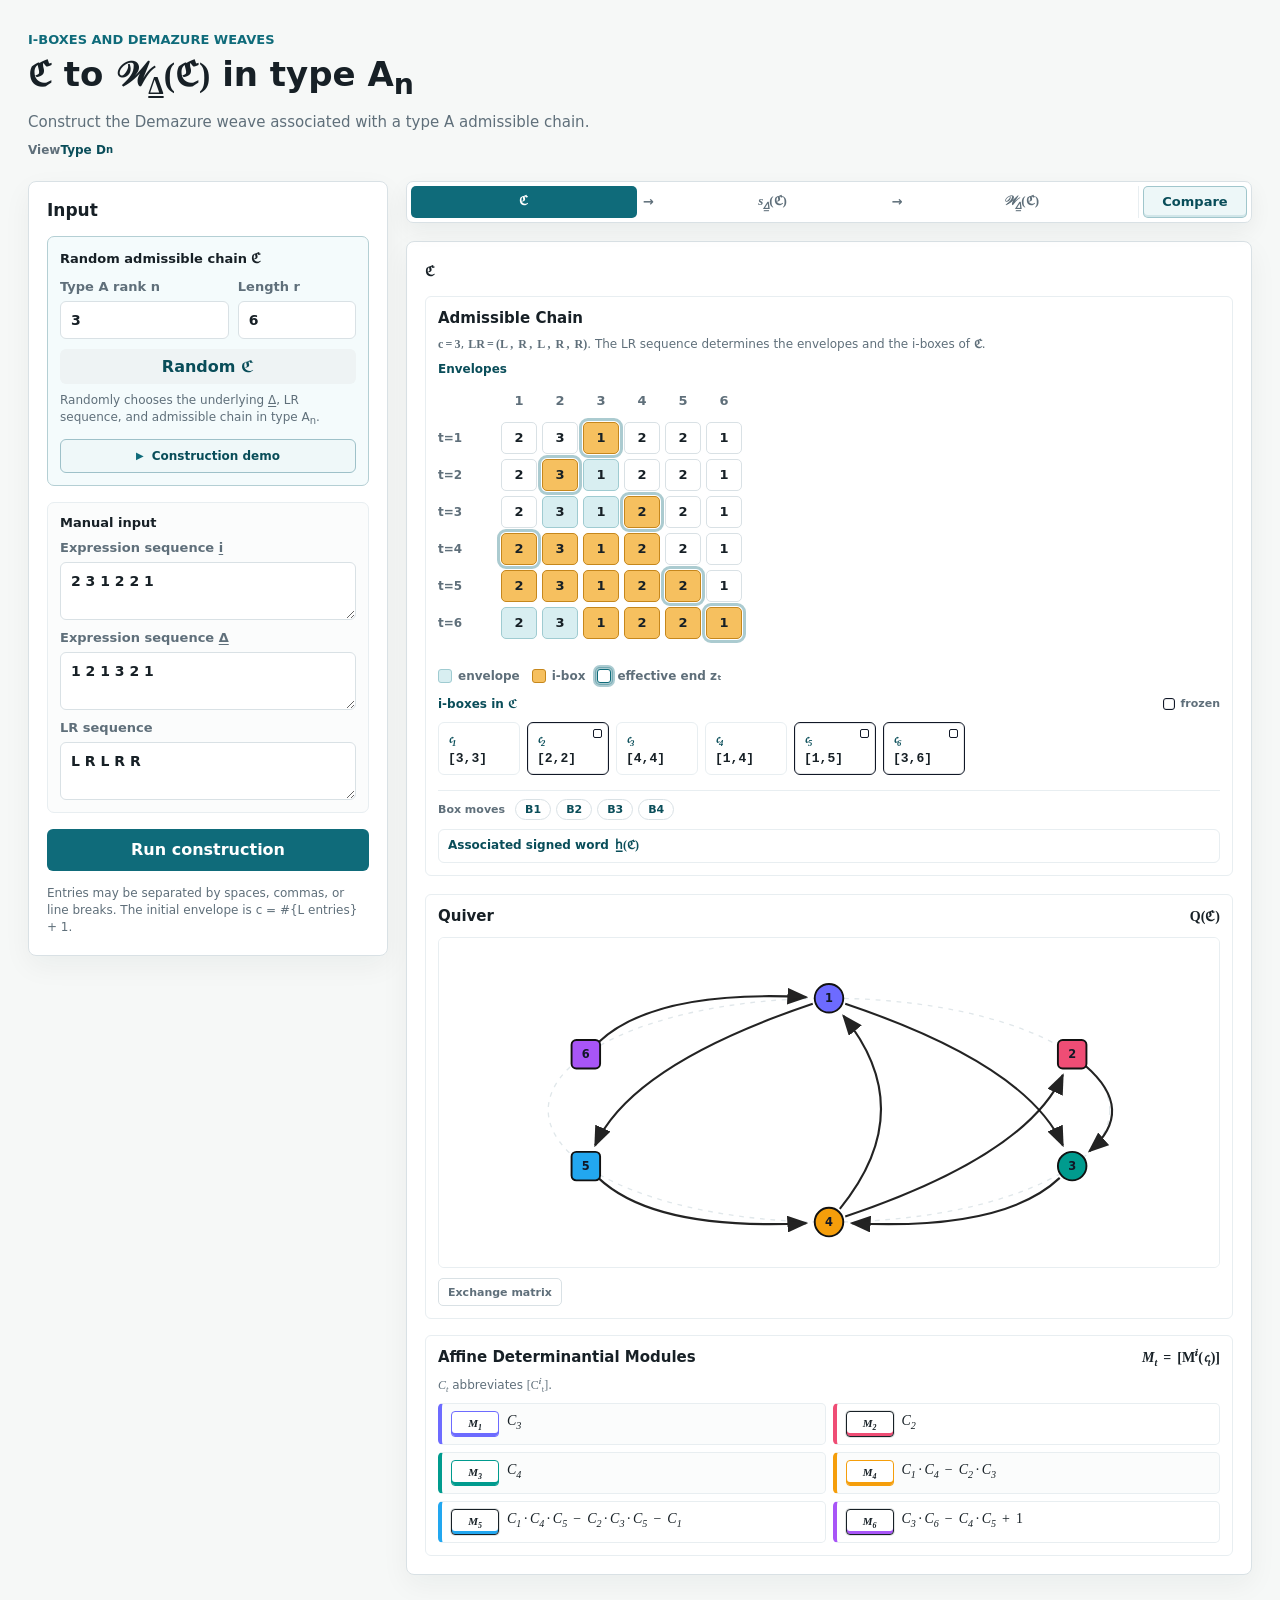
<file: index.html>
<!doctype html>
<html lang="en">
  <head>
    <meta charset="utf-8">
    <meta name="viewport" content="width=device-width, initial-scale=1">
    <title>Type A_n Admissible Chain and Demazure Weave</title>
    <link rel="stylesheet" href="./style.css?v=20260520-label-fix">
  </head>
  <body>
    <main class="app-shell">
      <header class="page-header">
        <div>
          <p class="eyebrow">i-boxes and Demazure weaves</p>
          <h1><span class="formula header-formula">ℭ</span> to <span class="formula header-formula">𝒲<sub><span class="notation-underline">Δ</span></sub>(ℭ)</span> in type A<sub>n</sub></h1>
          <p class="subtitle">
            Construct the Demazure weave associated with a type A admissible chain.
          </p>
          <div class="page-links">
            <a class="page-link" href="./d-experiment.html">Type D<sub>n</sub></a>
          </div>
        </div>
      </header>

      <section class="workspace">
        <form id="input-form" class="input-panel">
          <div class="panel-header">
            <h2>Input</h2>
          </div>

          <section class="input-subpanel random-input-panel">
            <div class="input-subpanel-header">
              <h3>Random admissible chain <span class="formula">ℭ</span></h3>
            </div>
            <div class="random-input-grid">
              <label class="field">
                <span>Type A rank n</span>
                <input id="rank-input" name="rank" type="number" min="1" step="1" inputmode="numeric">
              </label>

              <label class="field">
                <span>Length r</span>
                <input id="r-input" name="r" type="number" min="1" step="1" inputmode="numeric">
              </label>
            </div>
            <button type="button" id="random-button" class="secondary-button random-button">Random ℭ</button>
            <p class="input-note">
              Randomly chooses the underlying <span class="notation-underline">Δ</span>, LR sequence, and admissible chain in type A<sub>n</sub>.
            </p>
            <a class="guided-construction-link" href="./story_mode/story_rebuild.html">
              Construction demo
            </a>
          </section>

          <section class="input-subpanel manual-input-panel">
            <div class="input-subpanel-header">
              <h3>Manual input</h3>
            </div>

            <label class="field">
              <span>Expression sequence <span class="notation-underline">i</span></span>
              <textarea id="u-input" name="u" rows="2" spellcheck="false"></textarea>
            </label>

            <label class="field">
              <span>Expression sequence <span class="notation-underline">Δ</span></span>
              <textarea id="rxw-input" name="rxw" rows="2" spellcheck="false"></textarea>
            </label>

            <label class="field">
              <span>LR sequence</span>
              <textarea id="lr-input" name="lr" rows="2" spellcheck="false"></textarea>
            </label>
          </section>

          <button type="submit" class="primary-button">Run construction</button>
          <p class="input-note">
            Entries may be separated by spaces, commas, or line breaks.
            The initial envelope is c = #{L entries} + 1.
          </p>
          <div id="error-box" class="error-box" hidden></div>
        </form>

        <section id="output" class="output-panel" aria-live="polite"></section>
      </section>
    </main>

    <script type="module" src="./src/app.mjs?v=20260520-label-fix"></script>
  </body>
</html>
</file>
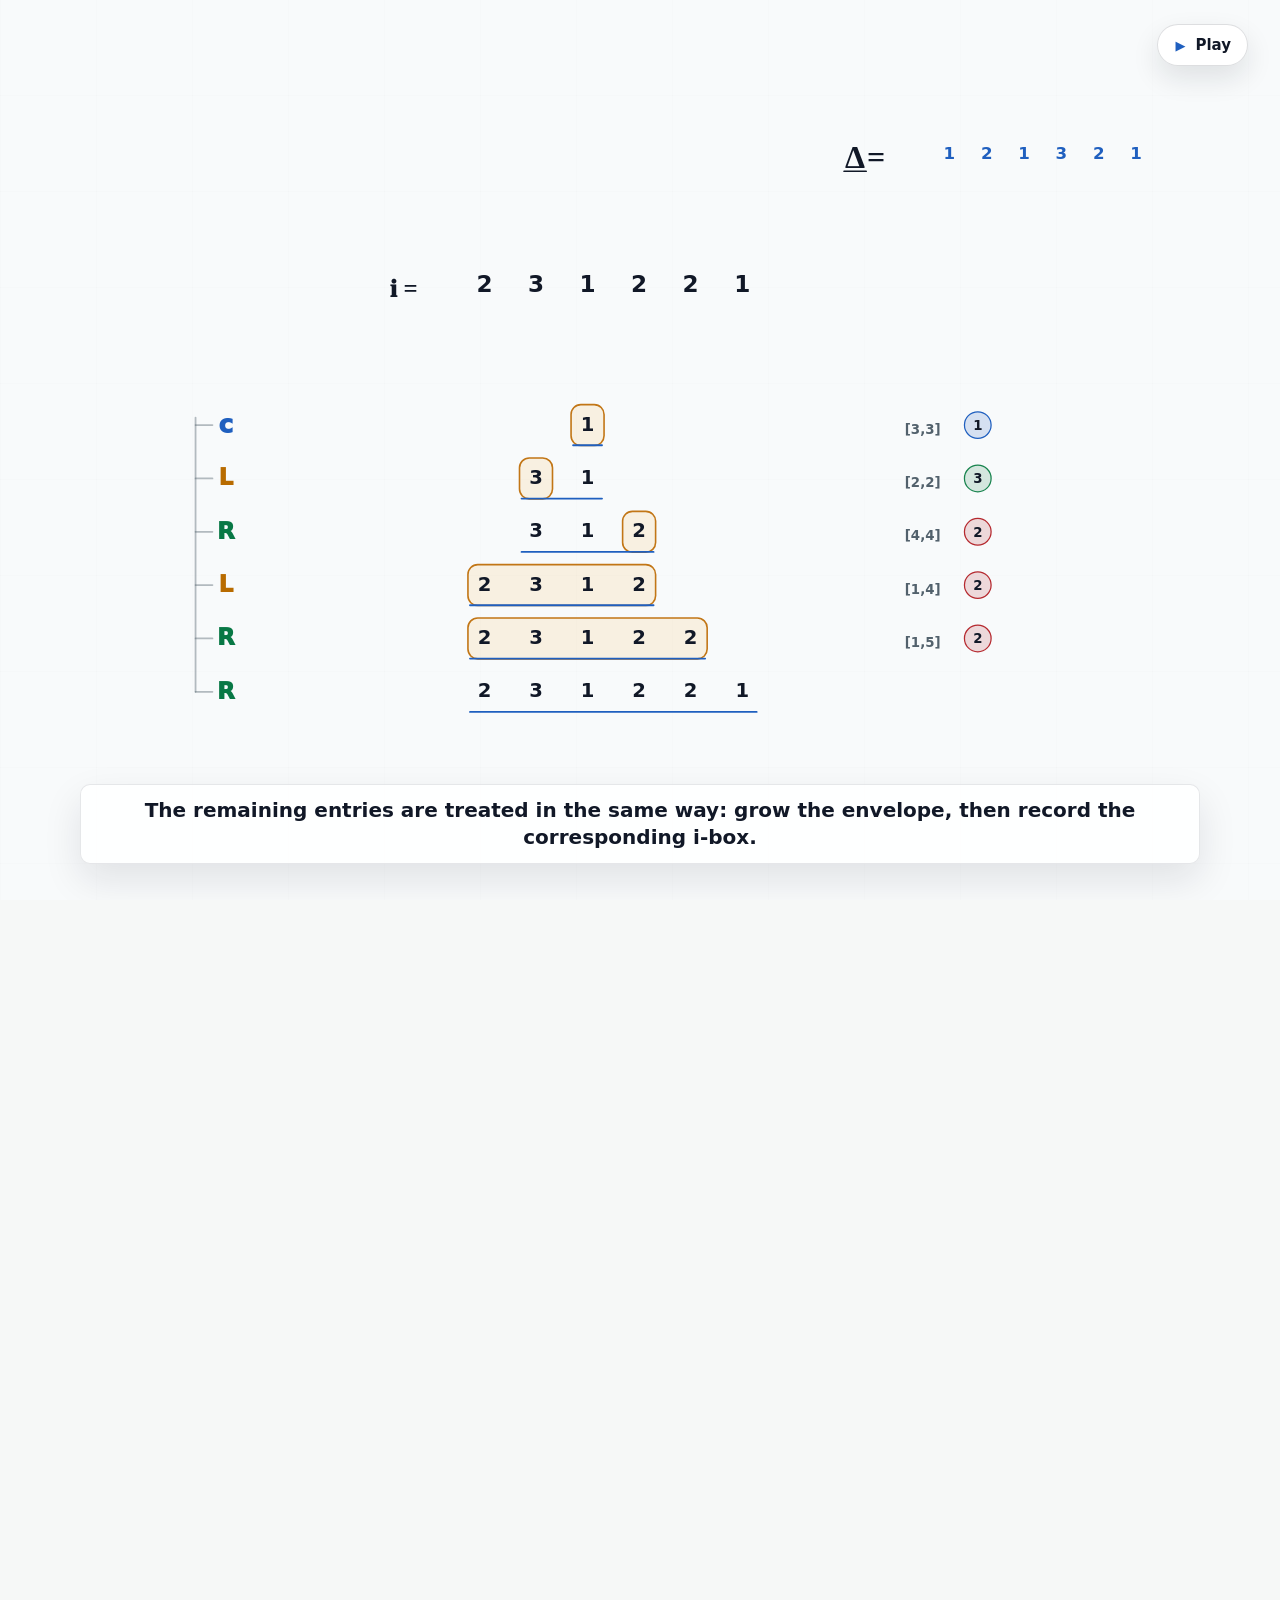
<file: story_mode/story_rebuild.html>
<!doctype html>
<html lang="en">
  <head>
    <meta charset="utf-8">
    <meta name="viewport" content="width=device-width, initial-scale=1">
    <title>Construction demo: admissible chains and Demazure weaves</title>
    <link rel="stylesheet" href="./style.css">
    <link rel="stylesheet" href="./story_rebuild.css?v=weave-narration-clean-v3">
  </head>
  <body class="guided-story-page">
    <main class="app-shell story-rebuild-shell">
      <header class="page-header story-rebuild-header">
        <div>
          <p class="eyebrow">admissible chains and i-boxes</p>
          <h1>Admissible chain and i-box construction in type A<sub>n</sub></h1>
          <p class="subtitle">
            Build the admissible chain, the double string, and the opening of the double inductive weave.
          </p>
        </div>
      </header>

      <section class="rebuild-input-wrap">
        <form id="input-form" class="input-panel">
          <div class="panel-header">
            <h2>Input</h2>
          </div>

          <section class="input-subpanel random-input-panel">
            <div class="input-subpanel-header">
              <h3>Random admissible chain <span class="formula">ℭ</span></h3>
            </div>
            <div class="random-input-grid">
              <label class="field">
                <span>Type A rank n</span>
                <input id="rank-input" name="rank" type="number" min="1" step="1" inputmode="numeric">
              </label>

              <label class="field">
                <span>Length r</span>
                <input id="r-input" name="r" type="number" min="1" step="1" inputmode="numeric">
              </label>
            </div>
            <button type="button" id="random-button" class="secondary-button random-button">Random ℭ</button>
            <p class="input-note">
              Randomly chooses the underlying <span class="notation-underline">Δ</span>, LR sequence, and admissible chain in type A<sub>n</sub>.
            </p>
          </section>

          <section class="input-subpanel manual-input-panel">
            <div class="input-subpanel-header">
              <h3>Manual input</h3>
            </div>

            <label class="field">
              <span>Expression sequence <span class="formula">𝐢</span></span>
              <textarea id="u-input" name="u" rows="2" spellcheck="false"></textarea>
            </label>

            <label class="field">
              <span>Expression sequence <span class="notation-underline">Δ</span></span>
              <textarea id="rxw-input" name="rxw" rows="2" spellcheck="false"></textarea>
            </label>

            <label class="field">
              <span>LR sequence</span>
              <textarea id="lr-input" name="lr" rows="2" spellcheck="false"></textarea>
            </label>
          </section>

          <button type="submit" class="primary-button">Run construction</button>
          <p class="input-note">
            Entries may be separated by spaces, commas, or line breaks.
            The initial envelope is c = #{L entries} + 1.
          </p>
          <div id="error-box" class="error-box" hidden></div>
        </form>
      </section>

      <section id="story-film" class="story-film" aria-label="Scroll animation for admissible chains and i-boxes">
        <div class="story-sticky">
          <div class="story-stage">
            <svg id="story-svg" viewBox="0 0 1440 860" role="img" aria-label="Scroll-driven construction"></svg>
            <button id="story-play-button" class="story-play-button" type="button" aria-label="Play animation">
              <span class="story-play-icon" aria-hidden="true">▶</span>
              <span class="story-play-label">Play</span>
            </button>
            <div id="story-caption" class="story-caption" aria-live="polite"></div>
            <div class="story-progress" aria-hidden="true">
              <span id="story-progress-fill"></span>
            </div>
          </div>
        </div>
      </section>
    </main>

    <script type="module" src="./src/story_rebuild.mjs?v=samantha-125-v2"></script>
  </body>
</html>
</file>
<file: style.css>
:root {
  color-scheme: light;
  --ink: #172026;
  --muted: #5f6f7a;
  --line: #d9e1e5;
  --soft-line: #e8eef1;
  --panel: #ffffff;
  --page: #f6f8f7;
  --accent: #0f6b7a;
  --accent-strong: #094d59;
  --accent-soft: #d8eef1;
  --ibox: #f6c05f;
  --ibox-line: #c6871c;
  --effective: #0f6b7a;
  --prefix: #d9e7ff;
  --chain: #f9e4b7;
  --lr-l-bg: #f8dfaa;
  --lr-l-line: #c28a23;
  --lr-r-bg: #dceee9;
  --lr-r-line: #74a99d;
  font-family: Inter, ui-sans-serif, system-ui, -apple-system, BlinkMacSystemFont, "Segoe UI", sans-serif;
}

* {
  box-sizing: border-box;
}

body {
  margin: 0;
  background: var(--page);
  color: var(--ink);
}

button,
input,
textarea {
  font: inherit;
}

.app-shell {
  width: min(1440px, 100%);
  margin: 0 auto;
  padding: 28px;
}

.page-header {
  display: flex;
  justify-content: space-between;
  align-items: end;
  gap: 24px;
  padding: 4px 0 24px;
}

.page-header > div {
  min-width: 0;
  max-width: 100%;
}

.eyebrow {
  margin: 0 0 8px;
  color: var(--accent);
  font-size: 13px;
  font-weight: 700;
  text-transform: uppercase;
}

h1,
h2 {
  margin: 0;
  font-weight: 750;
  letter-spacing: 0;
}

h1 {
  font-size: 34px;
  line-height: 1.15;
}

h2 {
  font-size: 17px;
}

.subtitle {
  max-width: 760px;
  margin: 10px 0 0;
  color: var(--muted);
  font-size: 15px;
  line-height: 1.55;
}

.page-links {
  display: flex;
  flex-wrap: wrap;
  gap: 10px;
  margin-top: 8px;
}

.page-link {
  display: inline-flex;
  align-items: center;
  color: var(--accent-strong);
  font-size: 12px;
  font-weight: 750;
  text-decoration: none;
}

.page-link::before {
  content: "View ";
  color: var(--muted);
  font-weight: 650;
}

.page-link:hover {
  color: var(--accent);
  text-decoration: underline;
  text-underline-offset: 3px;
}

.workspace {
  display: grid;
  grid-template-columns: minmax(280px, 360px) minmax(0, 1fr);
  gap: 18px;
  align-items: start;
}

.input-panel,
.card {
  min-width: 0;
  border: 1px solid var(--line);
  border-radius: 8px;
  background: var(--panel);
  box-shadow: 0 10px 28px rgba(23, 32, 38, 0.05);
}

.input-panel {
  position: sticky;
  top: 18px;
  display: grid;
  gap: 16px;
  padding: 18px;
}

.panel-header {
  display: flex;
  flex-wrap: wrap;
  align-items: center;
  justify-content: space-between;
  gap: 12px;
}

.button-row {
  display: flex;
  flex-wrap: wrap;
  gap: 7px;
}

.input-subpanel {
  display: grid;
  gap: 10px;
  border: 1px solid var(--soft-line);
  border-radius: 7px;
  background: #fbfcfc;
  padding: 12px;
}

.random-input-panel {
  border-color: color-mix(in srgb, var(--accent) 24%, var(--soft-line));
  background: #f4fbfc;
}

.input-subpanel-header {
  display: flex;
  align-items: baseline;
  justify-content: space-between;
  gap: 8px;
}

.input-subpanel-header h3 {
  margin: 0;
  color: var(--ink);
  font-size: 13px;
  font-weight: 850;
}

.random-input-grid {
  display: grid;
  grid-template-columns: minmax(0, 1fr) minmax(74px, 0.7fr);
  gap: 9px;
}

.dynkin-card {
  display: grid;
  grid-template-columns: 108px minmax(0, 1fr);
  align-items: center;
  gap: 10px;
  border: 1px solid var(--soft-line);
  border-radius: 7px;
  background: rgba(255, 255, 255, 0.68);
  padding: 10px;
}

.dynkin-card p {
  margin: 0;
  color: var(--muted);
  font-size: 12px;
  line-height: 1.35;
}

.pinning-details {
  border: 1px solid var(--soft-line);
  border-radius: 7px;
  background: rgba(255, 255, 255, 0.68);
  color: var(--muted);
  font-size: 12px;
  line-height: 1.45;
}

.pinning-details summary {
  cursor: pointer;
  color: var(--accent-strong);
  font-weight: 800;
  padding: 9px 10px;
}

.pinning-details p {
  margin: 0;
  padding: 0 10px 9px;
}

.pinning-intro {
  color: var(--ink);
}

.variable-pinning-details {
  margin-top: 8px;
  background: #fbfcfc;
}

.pinning-basis {
  display: flex;
  flex-wrap: wrap;
  gap: 6px;
  padding: 0 10px 10px;
}

.pinning-basis .formula,
.pinning-chip {
  border: 1px solid var(--soft-line);
  border-radius: 999px;
  background: #fff;
  color: var(--ink);
  padding: 4px 8px;
  font-size: 12px;
}

.pinning-interactive {
  display: grid;
  grid-template-columns: minmax(128px, 0.75fr) minmax(0, 1.25fr);
  gap: 10px;
  padding: 0 10px 10px;
}

.pinning-diagram-slot,
.pinning-info-slot {
  min-width: 0;
}

.pinning-dynkin-svg {
  display: block;
  width: 100%;
  max-width: 260px;
  height: auto;
  overflow: visible;
}

.pinning-dynkin-edge {
  stroke: #69787a;
  stroke-width: 2;
  stroke-linecap: round;
}

.pinning-dynkin-node {
  cursor: pointer;
  outline: none;
}

.pinning-dynkin-node circle {
  fill: #fff;
  stroke: var(--accent-strong);
  stroke-width: 1.6;
}

.pinning-dynkin-node text {
  fill: var(--accent-strong);
  font-size: 12px;
  font-weight: 850;
  text-anchor: middle;
  pointer-events: none;
}

.pinning-dynkin-node:hover circle,
.pinning-dynkin-node:focus circle,
.pinning-dynkin-node.active circle {
  fill: var(--accent);
  stroke: var(--accent);
}

.pinning-dynkin-node:hover text,
.pinning-dynkin-node:focus text,
.pinning-dynkin-node.active text {
  fill: #fff;
}

.pinning-node-info {
  display: grid;
  gap: 8px;
  align-content: start;
}

.pinning-node-header {
  display: flex;
  flex-wrap: wrap;
  align-items: center;
  gap: 6px;
}

.pinning-node-title {
  color: var(--ink);
  font-size: 13px;
  font-weight: 850;
}

.pinning-domain-row {
  display: flex;
  flex-wrap: wrap;
  align-items: center;
  gap: 7px;
}

.pinning-domain-label {
  color: var(--muted);
  font-size: 12px;
  font-weight: 800;
}

.pinning-block-label {
  color: var(--muted);
  font-size: 11px;
  font-weight: 800;
}

.pinning-phi-block {
  display: grid;
  gap: 8px;
  border: 1px solid var(--soft-line);
  border-radius: 7px;
  background: #fff;
  padding: 8px;
}

.pinning-phi-grid {
  display: grid;
  grid-template-columns: repeat(2, minmax(0, 1fr));
  gap: 8px;
}

.pinning-phi-plane {
  display: grid;
  gap: 5px;
  min-width: 0;
}

.pinning-fixed-note {
  padding: 0;
}

.pinning-plane-matrix {
  display: grid;
  gap: 3px;
}

.pinning-plane-label {
  color: var(--muted);
  font-size: 10px;
  font-weight: 800;
}

.pinning-matrix {
  border-collapse: collapse;
  justify-self: start;
  font-size: 13px;
}

.pinning-matrix td {
  min-width: 22px;
  padding: 2px 5px;
  text-align: center;
}

.pinning-derived {
  border-top: 1px solid var(--soft-line);
  padding-top: 6px;
}

.pinning-details .pinning-derived summary {
  padding: 0;
  color: var(--muted);
  font-size: 11px;
  font-weight: 800;
}

.pinning-derived .pinning-formula-line {
  margin-top: 5px;
}

@media (max-width: 760px) {
  .pinning-interactive {
    grid-template-columns: minmax(0, 1fr);
  }

  .pinning-phi-grid {
    grid-template-columns: minmax(0, 1fr);
  }
}

.dynkin-diagram {
  position: relative;
  width: 94px;
  height: 76px;
}

.dynkin-node {
  position: absolute;
  z-index: 2;
  display: grid;
  place-items: center;
  width: 24px;
  height: 24px;
  border: 1.5px solid var(--accent-strong);
  border-radius: 50%;
  background: #fff;
  color: var(--accent-strong);
  font-size: 12px;
  font-weight: 800;
}

.dynkin-edge {
  position: absolute;
  z-index: 1;
  height: 2px;
  background: var(--accent-strong);
  transform-origin: left center;
}

.d4-diagram .node-1 {
  left: 4px;
  top: 38px;
}

.d4-diagram .node-2 {
  left: 38px;
  top: 38px;
}

.d4-diagram .node-3 {
  left: 72px;
  top: 4px;
}

.d4-diagram .node-4 {
  left: 72px;
  top: 38px;
}

.d4-diagram .edge-12 {
  left: 28px;
  top: 50px;
  width: 12px;
}

.d4-diagram .edge-23 {
  left: 58px;
  top: 43px;
  width: 38px;
  transform: rotate(-45deg);
}

.d4-diagram .edge-24 {
  left: 62px;
  top: 50px;
  width: 12px;
}

.field {
  display: grid;
  gap: 7px;
  color: var(--muted);
  font-size: 13px;
  font-weight: 650;
}

.field input,
.field select,
.field textarea {
  min-width: 0;
  width: 100%;
  border: 1px solid var(--line);
  border-radius: 6px;
  background: #fff;
  color: var(--ink);
  font-size: 14px;
  line-height: 1.35;
  outline: none;
}

.field input,
.field select {
  height: 38px;
  padding: 8px 10px;
}

.field textarea {
  resize: vertical;
  min-height: 48px;
  padding: 9px 10px;
}

.field input:focus,
.field select:focus,
.field textarea:focus {
  border-color: var(--accent);
  box-shadow: 0 0 0 3px rgba(15, 107, 122, 0.14);
}

.primary-button,
.secondary-button {
  min-width: 0;
  border: 1px solid transparent;
  border-radius: 6px;
  cursor: pointer;
  font-weight: 700;
}

.primary-button {
  min-height: 42px;
  padding: 10px 13px;
  background: var(--accent);
  color: white;
}

.primary-button:hover {
  background: var(--accent-strong);
}

.secondary-button {
  min-height: 34px;
  padding: 7px 11px;
  background: #eef3f4;
  color: var(--accent-strong);
}

.secondary-button:hover {
  border-color: var(--accent);
}

.random-button {
  width: 100%;
}

.guided-construction-link {
  display: inline-flex;
  align-items: center;
  justify-content: center;
  gap: 8px;
  min-height: 34px;
  border: 1px solid color-mix(in srgb, var(--accent) 34%, var(--soft-line));
  border-radius: 6px;
  background: color-mix(in srgb, var(--accent-soft) 42%, #ffffff);
  color: var(--accent-strong);
  font-size: 12px;
  font-weight: 800;
  text-decoration: none;
}

.guided-construction-link::before {
  content: "▶";
  color: var(--accent);
  font-size: 10px;
  line-height: 1;
}

.guided-construction-link:hover {
  border-color: var(--accent);
  color: var(--accent);
  background: #ffffff;
}

.input-note {
  margin: -2px 0 0;
  color: var(--muted);
  font-size: 12px;
  line-height: 1.45;
}

.error-box {
  border: 1px solid #e2a9a9;
  border-radius: 6px;
  background: #fff1f1;
  color: #8b2727;
  padding: 10px 12px;
  font-size: 13px;
  line-height: 1.4;
}

.debug-box {
  display: grid;
  grid-template-columns: repeat(auto-fit, minmax(126px, 1fr));
  gap: 8px;
  color: var(--muted);
  font-size: 13px;
  line-height: 1.45;
}

.status-item {
  display: grid;
  gap: 2px;
  border: 1px solid var(--soft-line);
  border-radius: 7px;
  background: #fbfcfc;
  padding: 9px 10px;
}

.status-item span {
  color: var(--muted);
  font-size: 11px;
  font-weight: 750;
  text-transform: uppercase;
}

.status-item strong {
  color: var(--ink);
  font-size: 15px;
  font-weight: 850;
}

.output-panel {
  display: grid;
  gap: 18px;
  min-width: 0;
}

.trace-view {
  display: grid;
  gap: 18px;
  min-width: 0;
}

.construction-stepper {
  position: sticky;
  top: 18px;
  z-index: 5;
  display: grid;
  grid-template-columns: minmax(0, 1fr) auto;
  align-items: stretch;
  width: 100%;
  max-width: 100%;
  gap: 4px;
  border: 1px solid var(--line);
  border-radius: 7px;
  background: #fff;
  padding: 4px;
  box-shadow: 0 8px 22px rgba(23, 32, 38, 0.06);
}

.step-sequence,
.step-view-tools {
  display: flex;
  min-width: 0;
  gap: 4px;
}

.step-sequence {
  grid-column: 1;
  grid-row: 1;
  align-items: stretch;
}

.step-view-tools {
  grid-column: 2;
  grid-row: 1;
  align-items: stretch;
  justify-content: flex-end;
  border-left: 1px solid var(--soft-line);
  padding-left: 4px;
}

.step-button {
  flex: 1 1 76px;
  min-height: 32px;
  border: 0;
  border-radius: 5px;
  background: transparent;
  color: var(--muted);
  padding: 6px 10px;
  cursor: pointer;
  font-size: 13px;
  font-weight: 750;
}

.compare-step-button {
  flex: 0 0 auto;
  min-width: 104px;
  border: 1px solid rgba(15, 107, 122, 0.35);
  background: #edf7f8;
  color: var(--accent-strong);
  box-shadow: inset 0 -2px 0 rgba(15, 107, 122, 0.12);
}

.compare-step-button:hover,
.compare-step-button:focus {
  border-color: var(--accent);
  background: #e0f1f3;
  box-shadow: 0 0 0 2px rgba(15, 107, 122, 0.13);
  outline: none;
}

.compare-step-button.active {
  border-color: var(--accent);
  background: var(--accent);
  color: #fff;
  box-shadow: none;
}

.step-arrow {
  display: grid;
  place-items: center;
  color: var(--muted);
  font-size: 13px;
  font-weight: 800;
  padding: 0 2px;
}

.step-button.active {
  background: var(--accent);
  color: #fff;
}

.step-button .math,
.step-button .formula {
  color: inherit;
  font-size: inherit;
}

.step-button.active .math,
.step-button.active .formula {
  color: #fff;
}

.notation-underline {
  text-decoration: underline;
  text-underline-offset: 2px;
}

.step-active-whole .step-section:not(.step-whole),
.step-active-chain .step-section:not(.step-chain),
.step-active-string .step-section:not(.step-string),
.step-active-compare .step-section:not(.step-chain):not(.step-whole) {
  display: none;
}

.trace-view.step-active-compare {
  grid-template-columns: minmax(420px, 1fr) minmax(420px, 1fr);
  align-items: start;
}

.step-active-compare .construction-stepper {
  grid-column: 1 / -1;
}

.step-active-compare .step-chain {
  grid-column: 1;
  grid-row: 2;
}

.step-active-compare .step-whole {
  grid-column: 2;
  grid-row: 2;
}

.step-active-compare .card {
  padding: 14px;
}

.step-active-compare .step-chain,
.step-active-compare .step-whole {
  min-width: 0;
}

.step-active-compare .chain-visual-block,
.step-active-compare .weave-block {
  display: grid;
  grid-template-rows: 620px 430px minmax(360px, auto);
  gap: 12px;
  align-items: stretch;
}

.step-active-compare .admissible-chain-panel,
.step-active-compare .weave-stage-panel {
  height: 620px;
  min-height: 0;
  max-height: none;
  overflow: auto;
}

.step-active-compare .weave-stage-panel {
  display: grid;
  align-content: start;
  gap: 10px;
  border: 1px solid var(--soft-line);
  border-radius: 6px;
  background: #fff;
  padding: 12px;
}

.step-active-compare .edge-label-viewer {
  grid-template-columns: minmax(0, 1fr);
}

.step-active-compare .edge-label-info {
  display: none;
}

.step-active-compare .main-interactive-weave .edge-label-viewer-figure {
  max-height: 520px;
  overflow: auto;
}

.step-active-compare .main-interactive-weave .edge-label-viewer-svg {
  width: min(100%, 620px);
  min-width: 0;
}

.step-active-compare .whole-result-view,
.step-active-compare .chain-visual-block {
  align-content: start;
}

.step-active-compare .quiver-answer-panel {
  height: 430px;
  min-height: 0;
  overflow: hidden;
}

.step-active-compare .quiver-scroll {
  height: 340px;
}

.step-active-compare .quiver-answer-panel.matrix-open .quiver-scroll {
  height: 214px;
}

.step-active-compare .quiver-answer-panel.matrix-open .exchange-matrix-scroll {
  max-height: 128px;
}

.step-active-compare .quiver-svg {
  min-width: 500px;
}

.step-active-compare .determinantial-section,
.step-active-compare .cluster-answer-panel {
  min-height: 280px;
}

.step-active-compare .cluster-answer-list,
.step-active-compare .determinantial-list {
  grid-template-columns: minmax(0, 1fr);
}

.step-active-compare .card h2 {
  margin-bottom: 10px;
}

.step-active-compare .card-subtitle {
  display: none;
}

@media (max-width: 1180px) {
  .trace-view.step-active-compare {
    grid-template-columns: minmax(0, 1fr);
  }

  .step-active-compare .step-chain,
  .step-active-compare .step-whole {
    grid-column: 1;
    grid-row: auto;
  }

  .construction-stepper {
    grid-template-columns: minmax(0, 1fr);
  }

  .step-sequence,
  .step-view-tools {
    grid-column: 1;
    grid-row: auto;
    border-bottom: 1px solid var(--soft-line);
    padding-bottom: 4px;
    border-left: 0;
    padding-left: 0;
  }

  .compare-step-button {
    flex: 1 1 100%;
  }
}

.card {
  padding: 18px;
  overflow: hidden;
}

.card:has(.edge-label-viewer) {
  overflow: visible;
}

.card h2 {
  margin-bottom: 14px;
}

.card-subtitle {
  margin: -6px 0 14px;
  color: var(--muted);
  font-size: 12px;
  line-height: 1.45;
  max-width: 900px;
}

.card-subtitle .formula {
  color: inherit;
  font-family: inherit;
  font-size: inherit;
  line-height: inherit;
}

.card-subtitle .formula-variable {
  font-family: ui-serif, Georgia, "Times New Roman", serif;
}

.summary-label {
  display: block;
  color: var(--muted);
  font-size: 12px;
  font-weight: 700;
}

.summary-label .summary-label-formula {
  color: inherit;
  font-size: inherit;
  font-weight: inherit;
}

.timeline {
  overflow-x: auto;
  padding-bottom: 4px;
}

.chain-visual-block {
  display: grid;
  gap: 16px;
}

.chain-selectable {
  cursor: pointer;
}

.chain-selectable:focus {
  outline: 2px solid rgba(15, 107, 122, 0.35);
  outline-offset: 2px;
}

.chain-visual-block.has-chain-selection .chain-selectable:not(.active) {
  opacity: 0.62;
}

.chain-visual-block.has-chain-selection .chain-selectable.active {
  opacity: 1;
}

.chain-visual-block.has-chain-selection .quiver-node-group:not(.active) {
  opacity: 0.48;
}

.whole-result-view.has-cluster-selection .quiver-node-group:not(.active) {
  opacity: 0.48;
}

.whole-result-view.has-cluster-selection .cluster-answer-item:not(.active) {
  opacity: 0.62;
}

.admissible-chain-panel {
  gap: 12px;
}

.admissible-chain-body {
  display: grid;
  gap: 14px;
}

.chain-panel-note .formula {
  font-weight: 750;
}

.chain-section {
  display: grid;
  gap: 9px;
}

.chain-section-header {
  display: flex;
  flex-wrap: wrap;
  align-items: center;
  justify-content: space-between;
  gap: 8px 12px;
}

.chain-section-title {
  color: var(--accent-strong);
  font-size: 12px;
  font-weight: 850;
}

.chain-ribbon-block {
  display: grid;
  gap: 10px;
}

.chain-ribbon-title {
  display: flex;
  flex-wrap: wrap;
  align-items: baseline;
  gap: 10px;
}

.chain-ribbon-meta {
  color: var(--muted);
  font-size: 12px;
  font-weight: 650;
}

.chain-ribbon {
  display: flex;
  gap: 7px;
  align-items: stretch;
  overflow-x: auto;
  padding: 2px 0 5px;
}

.chain-box-move-strip {
  display: flex;
  flex-wrap: wrap;
  align-items: center;
  gap: 7px 10px;
  border-top: 1px solid var(--soft-line);
  padding-top: 8px;
}

.chain-box-move-label {
  color: var(--muted);
  font-size: 11px;
  font-weight: 800;
  letter-spacing: 0;
}

.chain-box-move-actions {
  display: flex;
  flex-wrap: wrap;
  gap: 5px;
}

.chain-box-move-action {
  border: 1px solid var(--line);
  border-radius: 999px;
  background: #fff;
  color: var(--accent-strong);
  cursor: pointer;
  font: inherit;
  font-size: 11px;
  font-weight: 850;
  line-height: 1;
  padding: 4px 9px;
  position: relative;
}

.chain-box-move-action:hover,
.chain-box-move-action:focus-visible {
  border-color: var(--accent);
  background: var(--accent-soft);
  outline: none;
}

.chain-box-move-text {
  position: relative;
  z-index: 1;
}

.chain-box-move-tooltip {
  position: absolute;
  left: 50%;
  bottom: calc(100% + 8px);
  transform: translateX(-50%) translateY(3px);
  z-index: 20;
  min-width: max-content;
  max-width: 260px;
  border: 1px solid rgba(23, 32, 38, 0.18);
  border-radius: 6px;
  background: rgba(23, 32, 38, 0.92);
  box-shadow: 0 8px 22px rgba(23, 32, 38, 0.18);
  color: #fff;
  font-size: 11px;
  font-weight: 750;
  line-height: 1.3;
  opacity: 0;
  padding: 6px 8px;
  pointer-events: none;
  text-align: left;
  transition: opacity 100ms ease, transform 100ms ease;
  white-space: nowrap;
}

.chain-box-move-action:hover .chain-box-move-tooltip,
.chain-box-move-action:focus-visible .chain-box-move-tooltip {
  opacity: 1;
  transform: translateX(-50%) translateY(0);
}

.box-move-highlight {
  border-color: var(--accent) !important;
  box-shadow: 0 0 0 2px rgba(15, 107, 122, 0.18);
}

.timeline-row.box-move-preview-row .timeline-label {
  color: var(--accent-strong);
  font-weight: 850;
}

.timeline-row.box-move-preview-row .timeline-cell {
  transition: opacity 120ms ease, transform 120ms ease, box-shadow 120ms ease;
}

.timeline-cell.box-move-removed-envelope {
  border-color: #a66b00;
  background: transparent;
  outline: 2px dashed #a66b00;
  outline-offset: -5px;
  box-shadow: 0 0 0 2px rgba(166, 107, 0, 0.1);
  transform: translateY(-1px);
}

.timeline-cell.box-move-added-envelope {
  border-color: #0f6b7a;
  background: #e4f4f6;
  box-shadow: inset 0 0 0 3px rgba(15, 107, 122, 0.36), 0 0 0 2px rgba(15, 107, 122, 0.12);
  transform: translateY(-1px);
  animation: box-move-preview-pulse 900ms ease-in-out infinite alternate;
}

@keyframes box-move-preview-pulse {
  from {
    filter: saturate(0.95);
  }
  to {
    filter: saturate(1.18) brightness(1.03);
  }
}

.chain-quiver-section {
  margin-top: 2px;
}

.chain-quiver-scroll {
  max-height: none;
}

.signed-word-details {
  border: 1px solid var(--soft-line);
  border-radius: 6px;
  background: #fff;
  color: var(--muted);
  font-size: 12px;
}

.signed-word-summary {
  display: flex;
  align-items: baseline;
  gap: 6px;
  cursor: pointer;
  padding: 7px 9px;
  color: var(--accent-strong);
  font-weight: 850;
}

.signed-word-summary .formula {
  color: inherit;
  font-size: inherit;
}

.signed-word-chips {
  display: flex;
  flex-wrap: wrap;
  gap: 5px;
  border-top: 1px solid var(--soft-line);
  padding: 8px 9px;
}

.signed-word-chip {
  display: inline-flex;
  align-items: center;
  justify-content: center;
  gap: 1px;
  min-width: 32px;
  min-height: 24px;
  border: 1px solid var(--line);
  border-radius: 5px;
  background: #fbfcfc;
  color: var(--ink);
  font-weight: 850;
}

.signed-word-chip.positive {
  border-color: var(--lr-l-line);
  background: var(--lr-l-bg);
}

.signed-word-chip.negative {
  border-color: var(--lr-r-line);
  background: var(--lr-r-bg);
}

.signed-word-sign {
  color: var(--muted);
  font-size: 11px;
}

.determinantial-expression {
  color: var(--ink) !important;
  overflow-wrap: anywhere;
}

.determinantial-row.frozen {
  background: #fff;
}

.determinantial-row.active {
  border-color: var(--accent-strong);
  box-shadow: inset 4px 0 0 var(--cycle-color), 0 0 0 1px rgba(15, 107, 122, 0.18);
}

.determinantial-row.frozen .determinantial-answer-label {
  border-color: var(--ink);
  box-shadow: inset 0 -3px 0 var(--cycle-color), 0 0 0 1px rgba(23, 32, 38, 0.12);
}

.determinantial-answer-label {
  min-width: 48px;
  padding: 4px 7px;
}

.determinantial-answer-label .formula {
  color: inherit;
  font-size: 11px;
  font-weight: 850;
  white-space: nowrap;
}

.chain-chip {
  flex: 0 0 auto;
  position: relative;
  display: grid;
  gap: 3px;
  min-width: 82px;
  border: 1px solid var(--soft-line);
  border-radius: 6px;
  background: #fff;
  padding: 8px 9px;
}

.chain-chip.active {
  border-color: var(--accent-strong);
  box-shadow: inset 0 -3px 0 var(--accent), 0 0 0 1px rgba(15, 107, 122, 0.16);
}

.chain-chip.frozen {
  border-color: #111827;
  box-shadow: inset 0 0 0 1px rgba(17, 24, 39, 0.1);
}

.chain-chip.frozen::after {
  content: "";
  position: absolute;
  top: 6px;
  right: 6px;
  width: 7px;
  height: 7px;
  border: 1.4px solid #111827;
  border-radius: 2px;
  background: #fff;
}

.chain-chip-title {
  color: var(--accent-strong);
  font-size: 12px;
  font-weight: 800;
}

.chain-chip-interval {
  color: var(--ink);
  font-family: ui-monospace, SFMono-Regular, Menlo, Consolas, monospace;
  font-size: 13px;
  font-weight: 750;
}

.chain-chip-color {
  color: var(--muted);
  font-size: 11px;
  font-weight: 700;
}

.timeline-row {
  display: grid;
  grid-template-columns: 58px repeat(var(--timeline-cols), 36px);
  gap: 5px;
  align-items: center;
  min-width: max-content;
  margin-bottom: 5px;
}

.timeline-row.chain-selectable {
  border-radius: 6px;
}

.timeline-row.active .timeline-label {
  color: var(--accent-strong);
}

.timeline-row.active .timeline-cell:not(.header-cell) {
  border-color: var(--accent-strong);
  box-shadow: 0 0 0 1px rgba(15, 107, 122, 0.14);
}

.timeline-label {
  color: var(--muted);
  font-size: 12px;
  font-weight: 750;
}

.timeline-cell {
  display: grid;
  place-items: center;
  width: 36px;
  height: 32px;
  border: 1px solid var(--line);
  border-radius: 5px;
  background: #fff;
  color: var(--ink);
  font-size: 13px;
  font-weight: 700;
}

.header-cell {
  border-color: transparent;
  background: transparent;
  color: var(--muted);
}

.in-envelope {
  background: var(--accent-soft);
  border-color: #9fcbd1;
}

.in-box {
  background: var(--ibox);
  border-color: var(--ibox-line);
}

.effective {
  outline: 3px solid rgba(15, 107, 122, 0.35);
  outline-offset: 1px;
}

.legend {
  display: flex;
  flex-wrap: wrap;
  gap: 12px;
  margin-top: 12px;
  color: var(--muted);
  font-size: 12px;
  font-weight: 650;
}

.compact-legend {
  margin-top: 0;
  gap: 8px;
  font-size: 11px;
}

.compact-legend .legend-box {
  width: 12px;
  height: 12px;
}

.legend-item {
  display: inline-flex;
  align-items: center;
  gap: 6px;
}

.legend-box {
  display: inline-block;
  width: 14px;
  height: 14px;
  border-radius: 3px;
  border: 1px solid var(--line);
}

.legend-box.envelope {
  background: var(--accent-soft);
  border-color: #9fcbd1;
}

.legend-box.ibox {
  background: var(--ibox);
  border-color: var(--ibox-line);
}

.legend-box.effective {
  background: #fff;
  border-color: var(--effective);
  box-shadow: 0 0 0 2px rgba(15, 107, 122, 0.35);
}

.legend-box.frozen {
  background: #fff;
  border-color: #111827;
  box-shadow: inset 0 0 0 1px rgba(17, 24, 39, 0.1);
}

.double-string-block {
  display: grid;
  gap: 12px;
}

.string-construction-panel,
.string-weave-preview {
  display: grid;
  gap: 9px;
  border: 1px solid var(--soft-line);
  border-radius: 6px;
  background: #fbfcfc;
  padding: 10px;
}

.string-panel-header {
  display: flex;
  flex-wrap: wrap;
  align-items: center;
  justify-content: space-between;
  gap: 8px 12px;
}

.string-panel-title {
  color: var(--ink);
  font-size: 15px;
  font-weight: 900;
}

.string-panel-subtitle {
  color: var(--muted);
  font-size: 12px;
  font-weight: 800;
}

.double-string-rule-note {
  margin: 0;
  color: var(--muted);
  font-size: 11px;
  line-height: 1.35;
}

.double-string-rule-note .formula {
  color: inherit;
  font-size: inherit;
  font-weight: 750;
}

.chain-data-details {
  border: 1px solid var(--soft-line);
  border-radius: 6px;
  background: #fff;
  color: var(--muted);
  font-size: 12px;
}

.chain-data-summary {
  display: flex;
  align-items: baseline;
  gap: 6px;
  cursor: pointer;
  padding: 8px 10px;
  color: var(--accent-strong);
  font-weight: 850;
}

.chain-data-summary .formula {
  color: inherit;
  font-size: inherit;
}

.chain-data-grid {
  display: grid;
  grid-template-columns: auto minmax(0, 1fr);
  gap: 6px 10px;
  border-top: 1px solid var(--soft-line);
  padding: 9px 10px 10px;
}

.chain-data-row-label {
  color: var(--muted);
  font-size: 12px !important;
  font-weight: 750;
  white-space: nowrap;
}

.chain-data-values {
  display: grid;
  grid-template-columns: repeat(var(--chain-data-cols), minmax(20px, auto));
  gap: 5px;
  justify-content: start;
  min-width: 0;
}

.chain-data-cell {
  display: inline-flex;
  align-items: center;
  justify-content: center;
  min-width: 24px;
  min-height: 22px;
  border: 1px solid var(--soft-line);
  border-radius: 4px;
  background: #fbfcfc;
  color: var(--ink);
  font-size: 12px;
  font-weight: 750;
}

.chain-data-cell.empty-cell {
  background: transparent;
  border-color: transparent;
}

.chain-data-cell.side-l,
.double-string-chip.chain.side-l {
  background: var(--lr-l-bg) !important;
  border-color: var(--lr-l-line) !important;
}

.chain-data-cell.side-r,
.double-string-chip.chain.side-r {
  background: var(--lr-r-bg) !important;
  border-color: var(--lr-r-line) !important;
}

.double-string-expression {
  display: flex;
  flex-wrap: wrap;
  align-items: center;
  gap: 8px;
  border: 1px solid var(--soft-line);
  border-radius: 6px;
  background: #fff;
  padding: 10px 12px;
}

.double-string-expression > .formula {
  color: var(--ink);
  font-size: 15px;
  font-weight: 850;
}

.double-string-chips {
  display: flex;
  flex-wrap: wrap;
  gap: 6px;
  min-width: 0;
}

.double-string-chip {
  display: inline-flex;
  align-items: center;
  justify-content: center;
  min-width: 36px;
  min-height: 30px;
  border: 1px solid var(--line);
  border-radius: 5px;
  padding: 5px 8px;
  color: var(--ink);
  font-family: ui-monospace, SFMono-Regular, Menlo, Consolas, monospace;
  font-size: 12px;
  font-weight: 800;
}

.double-string-chip.prefix {
  background: var(--prefix);
  border-color: #a9c5f2;
}

.double-string-chip.chain {
  background: var(--chain);
  border-color: #d4a94e;
}

.string-weave-preview-header {
  display: flex;
  flex-wrap: wrap;
  align-items: baseline;
  justify-content: start;
  gap: 8px;
}

.string-weave-boundary {
  display: grid;
  gap: 7px;
  border: 1px solid #9fcbd1;
  border-left: 5px solid var(--accent);
  border-radius: 6px;
  background: #f4fbfc;
  padding: 10px;
}

.string-weave-boundary .math {
  color: var(--accent-strong);
  font-size: 13px;
}

.weave-scroll.string-weave-scroll {
  display: grid;
  place-items: start center;
  max-height: none;
  overflow: visible;
  border: 0;
  background: transparent;
  padding-top: 8px;
}

.string-weave-scroll .weave-svg {
  width: min(100%, 840px);
  min-width: 0;
}

.string-weave-scroll.full-mode .weave-svg {
  width: min(100%, 980px);
  min-width: 0;
  max-width: 100%;
}

.weave-block {
  display: grid;
  gap: 14px;
}

.weave-scroll {
  min-width: 0;
  overflow: auto;
  border: 1px solid var(--soft-line);
  border-radius: 6px;
  background: #fff;
}

.full-weave-toolbar {
  display: flex;
  flex-wrap: wrap;
  align-items: center;
  justify-content: space-between;
  gap: 8px;
}

.full-weave-control-group {
  display: inline-flex;
  gap: 4px;
  border: 1px solid var(--line);
  border-radius: 6px;
  background: #fff;
  padding: 3px;
}

.weave-size-button,
.weave-toggle-button {
  min-height: 30px;
  border: 0;
  border-radius: 4px;
  background: transparent;
  color: var(--muted);
  padding: 6px 10px;
  cursor: pointer;
  font-size: 12px;
  font-weight: 800;
}

.weave-toggle-button {
  border: 1px solid var(--line);
  background: #fff;
}

.weave-size-button.active,
.weave-toggle-button.active {
  background: var(--accent);
  color: #fff;
}

.weave-stage-panel {
  display: grid;
  gap: 12px;
  min-width: 0;
}

.whole-mode-view {
  display: grid;
  gap: 12px;
}

.whole-mode-view[hidden] {
  display: none;
}

.weave-detail-panel {
  border: 1px solid var(--soft-line);
  border-radius: 6px;
  background: #fbfcfc;
  overflow: visible;
}

.weave-detail-summary {
  display: flex;
  flex-wrap: wrap;
  align-items: baseline;
  justify-content: space-between;
  gap: 8px;
  padding: 10px 12px;
  cursor: pointer;
  list-style: none;
}

.weave-detail-summary::-webkit-details-marker {
  display: none;
}

.weave-detail-summary::after {
  content: "+";
  color: var(--muted);
  font-weight: 900;
}

.weave-detail-panel[open] > .weave-detail-summary {
  border-bottom: 1px solid var(--soft-line);
}

.weave-detail-panel[open] > .weave-detail-summary::after {
  content: "-";
}

.weave-detail-title {
  color: var(--ink);
  font-size: 13px;
  font-weight: 850;
}

.weave-detail-note {
  margin-right: auto;
  color: var(--muted);
  font-size: 12px;
  font-weight: 650;
}

.weave-detail-note .formula,
.small-note .formula {
  color: inherit;
  font-size: inherit;
  line-height: inherit;
}

.weave-detail-body {
  padding: 12px;
}

.answer-panel {
  min-width: 0;
  display: grid;
  gap: 10px;
  border: 1px solid var(--soft-line);
  border-radius: 6px;
  background: #fff;
  padding: 12px;
}

.answer-panel-header {
  display: flex;
  flex-wrap: wrap;
  align-items: baseline;
  justify-content: space-between;
  gap: 8px;
}

.answer-panel-header h3 {
  margin: 0;
  color: var(--ink);
  font-size: 15px;
}

.answer-panel-actions {
  display: inline-flex;
  flex-wrap: wrap;
  align-items: center;
  justify-content: flex-end;
  gap: 8px;
  min-width: 0;
  text-align: right;
}

.clear-selection-button {
  display: none;
  min-height: 28px;
  border: 1px solid var(--line);
  border-radius: 5px;
  background: #fff;
  color: var(--muted);
  padding: 4px 9px;
  cursor: pointer;
  font-size: 11px;
  font-weight: 800;
}

.has-cluster-selection .clear-selection-button,
.has-quiver-arrow-selection .clear-selection-button {
  display: inline-flex;
  align-items: center;
}

.clear-selection-button:hover,
.clear-selection-button:focus {
  border-color: var(--accent);
  color: var(--accent-strong);
  outline: none;
}

.exchange-matrix-toggle-block {
  display: grid;
  justify-items: start;
  gap: 8px;
}

.exchange-matrix-toggle {
  min-height: 28px;
  border: 1px solid var(--line);
  border-radius: 5px;
  background: #fff;
  color: var(--muted);
  padding: 4px 9px;
  cursor: pointer;
  font-size: 11px;
  font-weight: 850;
}

.exchange-matrix-toggle:hover,
.exchange-matrix-toggle:focus,
.exchange-matrix-toggle.active {
  border-color: var(--accent);
  color: var(--accent-strong);
  outline: none;
}

.exchange-matrix-panel {
  width: 100%;
  display: grid;
  gap: 6px;
}

.exchange-matrix-panel.hidden {
  display: none;
}

.exchange-matrix-caption {
  color: var(--muted);
  font-size: 11px;
  font-weight: 800;
}

.exchange-matrix-scroll {
  max-width: 100%;
  overflow: auto;
  border: 1px solid var(--soft-line);
  border-radius: 6px;
  background: #fbfcfc;
}

.exchange-matrix-table {
  border-collapse: collapse;
  min-width: 100%;
  color: var(--ink);
  font-family: ui-monospace, SFMono-Regular, Menlo, Consolas, monospace;
  font-size: 11px;
}

.exchange-matrix-table th,
.exchange-matrix-table td {
  min-width: 34px;
  border: 1px solid var(--soft-line);
  padding: 5px 7px;
  text-align: center;
}

.exchange-matrix-table th {
  background: #fff;
  color: var(--ink);
  font-weight: 850;
}

.exchange-matrix-corner {
  color: var(--muted);
}

.exchange-matrix-zero {
  color: #a0a9af;
}

.exchange-matrix-positive,
.exchange-matrix-negative {
  color: var(--accent-strong);
  font-weight: 850;
}

.calculation-details-body {
  display: grid;
  gap: 14px;
}

.calculation-selector {
  display: flex;
  flex-wrap: wrap;
  gap: 7px;
  border: 1px solid var(--soft-line);
  border-radius: 6px;
  background: #fbfcfc;
  padding: 8px;
}

.calculation-selector-button {
  min-height: 32px;
  border: 1px solid var(--soft-line);
  border-left: 5px solid var(--cycle-color);
  border-radius: 5px;
  background: #fff;
  color: var(--ink);
  cursor: pointer;
  padding: 5px 10px;
  font-size: 12px;
  font-weight: 850;
}

.calculation-selector-button:hover,
.calculation-selector-button.active {
  border-color: var(--cycle-color);
  background: color-mix(in srgb, var(--cycle-color) 10%, #fff);
  box-shadow: 0 0 0 2px color-mix(in srgb, var(--cycle-color) 18%, transparent);
}

.single-calculation {
  display: grid;
  gap: 12px;
  overflow: visible;
}

.single-calculation-summary {
  display: grid;
  grid-template-columns: auto minmax(120px, auto) minmax(0, 1fr);
  gap: 10px;
  align-items: center;
  border: 1px solid var(--soft-line);
  border-radius: 6px;
  background: #fff;
  padding: 10px;
}

.single-calculation-summary-text {
  display: grid;
  gap: 2px;
}

.single-calculation-final {
  min-width: 0;
  border-left: 1px solid var(--soft-line);
  padding-left: 10px;
}

.single-calculation-section {
  display: grid;
  gap: 9px;
  border: 1px solid var(--soft-line);
  border-radius: 6px;
  background: #fff;
  padding: 10px;
}

.variable-viewer-section {
  overflow: visible;
}

.single-calculation-section h3 {
  margin: 0;
  color: var(--ink);
  font-size: 13px;
}

.edge-label-viewer {
  display: grid;
  grid-template-columns: minmax(0, 1.4fr) minmax(260px, 0.6fr);
  gap: 10px;
  align-items: start;
}

.main-interactive-weave {
  align-items: stretch;
}

.main-interactive-weave .edge-label-viewer-figure {
  display: grid;
  place-items: start center;
  min-width: 0;
  max-height: none;
  overflow: auto;
  padding-top: 8px;
}

.main-interactive-weave .edge-label-viewer-svg {
  width: min(100%, 820px);
  min-width: 640px;
  margin: 0 auto;
}

.main-interactive-weave.full-mode .edge-label-viewer-figure {
  display: block;
  min-width: 0;
  max-height: none;
  overflow: auto;
}

.main-interactive-weave.full-mode .edge-label-viewer-svg {
  width: max(1100px, 100%);
  min-width: 1100px;
}

.edge-label-viewer-figure {
  overflow: auto;
  border: 1px solid var(--soft-line);
  border-radius: 6px;
  background: #fff;
}

.edge-label-viewer-svg {
  display: block;
  width: 100%;
  min-width: 780px;
  height: auto;
}

.viewer-background {
  cursor: default;
}

.main-interactive-weave.has-weave-focus .weave-strand,
.main-interactive-weave.has-weave-focus .weave-dashed-ray,
.main-interactive-weave.has-weave-focus .weave-move-dot,
.main-interactive-weave.has-weave-focus .weave-tri-dot,
.main-interactive-weave.has-weave-focus .weave-virtual-dot {
  opacity: 0.2;
}

.main-interactive-weave.has-weave-focus .cluster-vertex-node.related,
.main-interactive-weave.has-weave-focus .dashed-edge-node.related,
.main-interactive-weave.has-weave-focus .virtual-vertex-marker.related {
  opacity: 1;
}

.edge-label-node {
  fill: #fff;
  stroke: #6b7780;
  stroke-width: 1.6;
  cursor: pointer;
}

.edge-label-node:hover,
.edge-label-node.active {
  fill: var(--accent);
  stroke: #111827;
  stroke-width: 2.2;
}

.edge-label-node.related {
  stroke: var(--accent-strong);
  stroke-width: 2.1;
}

.edge-label-node.top-edge {
  stroke: #94a3b8;
}

.edge-label-segment {
  fill: none;
  stroke: transparent;
  stroke-width: 10;
  stroke-linecap: butt;
  cursor: pointer;
  pointer-events: stroke;
}

.edge-label-segment:hover,
.edge-label-segment.active {
  stroke: rgba(15, 107, 122, 0.34);
}

.edge-label-segment:focus {
  stroke: rgba(15, 107, 122, 0.34);
  outline: none;
}

.edge-label-segment.related {
  stroke-width: 12;
}

.edge-label-segment.related:hover,
.edge-label-segment.related.active {
  stroke: rgba(198, 135, 28, 0.42);
}

.cluster-vertex-node {
  fill: #111827;
  stroke: #fff;
  stroke-width: 2;
  cursor: pointer;
}

.cluster-vertex-node.related {
  stroke: var(--accent-strong);
  stroke-width: 3;
}

.cluster-vertex-node:hover,
.cluster-vertex-node.active {
  fill: #111827;
  stroke: var(--accent-strong);
  stroke-width: 4;
}

.cluster-vertex-node:focus {
  fill: #111827;
  stroke: var(--accent-strong);
  stroke-width: 4;
  outline: none;
}

.weave-cluster-badge,
.cluster-vertex-node-label {
  pointer-events: none;
}

.weave-cluster-badge rect,
.cluster-vertex-node-label rect {
  fill: #fff;
  stroke: #111827;
  stroke-width: 1.2;
}

.weave-cluster-badge text,
.cluster-vertex-node-label text {
  text-anchor: middle;
  fill: #111827;
  font-size: 10px;
  font-weight: 900;
}

.cluster-vertex-node-label.related rect {
  stroke: var(--accent-strong);
  stroke-width: 1.8;
}

.dashed-edge-node {
  stroke: transparent;
  stroke-width: 11;
  stroke-linecap: butt;
  cursor: pointer;
  pointer-events: stroke;
}

.dashed-edge-node:hover,
.dashed-edge-node.active {
  stroke: rgba(15, 107, 122, 0.28);
}

.dashed-edge-node:focus {
  stroke: rgba(15, 107, 122, 0.28);
  outline: none;
}

.virtual-vertex-marker {
  fill: #fff;
  stroke: #6b7780;
  stroke-width: 1.2;
  pointer-events: none;
}

.virtual-vertex-marker.related {
  stroke: var(--accent-strong);
  stroke-width: 1.6;
}

.quiver-evidence-marker {
  opacity: 0;
  pointer-events: none;
  transition: opacity 120ms ease;
}

.quiver-evidence-marker.visible {
  opacity: 1;
}

.quiver-evidence-marker.star-evidence {
  opacity: 0.72;
}

.quiver-evidence-arrow {
  fill: none;
  stroke: #111827;
  stroke-width: 2.6;
  stroke-linecap: round;
  stroke-linejoin: round;
}

.quiver-evidence-arrowhead {
  fill: #111827;
}

.dashed-matrix-label {
  text-anchor: middle;
  fill: var(--accent-strong);
  font-size: 9px;
  font-weight: 850;
}

.selection-cluster-label {
  opacity: 0;
  transition: opacity 120ms ease;
}

.selection-cluster-label.visible {
  opacity: 1;
}

.edge-label-local-name {
  text-anchor: middle;
  fill: var(--accent-strong);
  font-size: 9px;
  font-weight: 900;
}

.edge-label-info {
  position: sticky;
  top: 84px;
  z-index: 3;
  align-self: start;
  display: grid;
  align-content: start;
  gap: 9px;
  border: 1px solid var(--soft-line);
  border-radius: 6px;
  background: #fbfcfc;
  padding: 10px;
  max-height: calc(100vh - 104px);
  overflow: auto;
  box-shadow: 0 8px 18px rgba(23, 32, 38, 0.08);
}

.edge-label-viewer.has-selection .edge-label-info {
  border-color: color-mix(in srgb, var(--accent) 42%, var(--soft-line));
  box-shadow: 0 10px 24px rgba(15, 107, 122, 0.12);
}

.main-interactive-weave .edge-label-info {
  top: 14px;
}

.top-coordinate-label {
  text-anchor: middle;
  fill: var(--accent-strong);
  font-size: 10px;
  font-weight: 900;
}

.edge-label-info-title {
  display: flex;
  flex-wrap: wrap;
  align-items: baseline;
  gap: 8px;
}

.selection-clear-button {
  margin-left: auto;
  min-height: 25px;
  border: 1px solid var(--line);
  border-radius: 5px;
  background: #fff;
  color: var(--muted);
  padding: 3px 8px;
  cursor: pointer;
  font-size: 11px;
  font-weight: 800;
}

.selection-clear-button:hover,
.selection-clear-button:focus {
  border-color: var(--accent);
  color: var(--accent-strong);
  outline: none;
}

.variable-value-list {
  display: grid;
  gap: 9px;
}

.variable-value-block {
  min-width: 0;
  display: grid;
  gap: 4px;
  border: 1px solid var(--soft-line);
  border-radius: 6px;
  background: #fff;
  padding: 8px;
}

.variable-value-block .formula {
  display: block;
  white-space: normal;
  overflow-wrap: anywhere;
}

.quiver-evidence-list {
  display: grid;
  gap: 6px;
}

.quiver-evidence-item {
  display: grid;
  grid-template-columns: minmax(0, 1fr) auto;
  gap: 8px;
  align-items: center;
  border: 1px solid var(--soft-line);
  border-radius: 5px;
  background: #fff;
  padding: 6px 8px;
  font-size: 11px;
}

.quiver-evidence-source {
  color: var(--ink);
  font-weight: 750;
}

.quiver-evidence-value {
  color: var(--accent-strong);
  font-family: ui-monospace, SFMono-Regular, Menlo, Consolas, monospace;
  font-weight: 850;
}

.calculation-vertex-chip {
  display: inline-grid;
  place-items: center;
  min-width: 44px;
  min-height: 28px;
  border: 1px solid var(--cycle-color);
  border-radius: 5px;
  background: #fff;
  box-shadow: inset 0 -3px 0 var(--cycle-color);
  color: var(--ink);
  font-size: 12px;
  font-weight: 850;
}

.cluster-answer-list {
  display: grid;
  grid-template-columns: repeat(auto-fit, minmax(300px, 1fr));
  gap: 7px;
}

.cluster-answer-item {
  display: grid;
  grid-template-columns: 48px minmax(0, 1fr);
  gap: 8px;
  align-items: start;
  border: 1px solid var(--soft-line);
  border-left: 4px solid var(--cycle-color);
  border-radius: 5px;
  background: #fbfcfc;
  padding: 7px 9px;
}

.cluster-answer-item.selectable {
  cursor: pointer;
}

.cluster-answer-item.selectable:hover,
.cluster-answer-item.selectable:focus,
.cluster-answer-item.active {
  border-color: var(--cycle-color);
  background: #fff;
  box-shadow: 0 0 0 2px color-mix(in srgb, var(--cycle-color) 22%, transparent);
  outline: none;
}

.cluster-answer-item.paired {
  border-color: var(--cycle-color);
  background: #fff;
  box-shadow: inset 0 0 0 1px color-mix(in srgb, var(--cycle-color) 22%, transparent);
}

.cluster-answer-label {
  display: inline-grid;
  place-items: center;
  align-self: center;
  justify-self: stretch;
  width: 100%;
  min-height: 26px;
  border: 1px solid var(--cycle-color);
  border-radius: 4px;
  background: #fff;
  box-shadow: inset 0 -3px 0 var(--cycle-color);
  color: var(--ink);
  font-size: 12px;
  font-weight: 850;
}

.cluster-answer-content {
  min-width: 0;
  display: grid;
  gap: 2px;
}

.cluster-answer-expression {
  display: block;
  white-space: normal;
  overflow-wrap: anywhere;
  color: var(--ink);
  font-family: ui-monospace, SFMono-Regular, Menlo, Consolas, monospace;
  font-size: 11px;
  line-height: 1.45;
}

.cluster-answer-meta {
  color: var(--muted);
  font-size: 11px;
  font-weight: 700;
}

.quiver-scroll {
  overflow-x: auto;
  border: 1px solid var(--soft-line);
  border-radius: 6px;
  background: #fff;
}

.quiver-svg {
  display: block;
  width: 100%;
  min-width: 620px;
  height: auto;
}

.quiver-guide {
  fill: none;
  stroke: #e0e7ea;
  stroke-width: 1.4;
  stroke-dasharray: 5 6;
}

.quiver-arrow {
  fill: none;
  stroke: #111;
  stroke-width: 2.2;
  opacity: 0.92;
  transition: opacity 120ms ease, stroke-width 120ms ease;
}

.quiver-arrow.selectable {
  cursor: pointer;
}

.quiver-arrow-hitbox {
  fill: none;
  stroke: transparent;
  stroke-width: 16;
  stroke-linecap: round;
  cursor: pointer;
  pointer-events: stroke;
}

.quiver-arrow.hover,
.quiver-arrow.active {
  stroke-width: 3.2;
  opacity: 1;
}

.quiver-arrow.dimmed {
  opacity: 0.14;
}

.quiver-arrow.dimmed.hover {
  opacity: 0.58;
}

.quiver-arrowhead {
  fill: #111;
}

.quiver-node {
  stroke: #111;
  stroke-width: 2;
  transition: filter 120ms ease;
}

.quiver-node-halo {
  fill: none;
  stroke: #111827;
  stroke-width: 3.4;
  opacity: 0;
  transition: opacity 120ms ease, stroke-width 120ms ease;
  pointer-events: none;
}

.quiver-node-group.selectable {
  cursor: pointer;
}

.quiver-node-group.selectable:hover .quiver-node-halo,
.quiver-node-group.selectable:focus .quiver-node-halo,
.quiver-node-group.active .quiver-node-halo {
  opacity: 1;
  outline: none;
}

.quiver-node-group.paired .quiver-node-halo {
  opacity: 0.55;
  stroke-width: 2.6;
}

.quiver-node-group.active .quiver-node {
  filter: drop-shadow(0 1px 2px rgba(0, 0, 0, 0.18));
}

.quiver-node-label,
.quiver-weight-label {
  fill: #111827;
  font-size: 12px;
  font-weight: 800;
  text-anchor: middle;
  pointer-events: none;
}

.quiver-node-label {
  stroke: none;
}

.quiver-weight-label {
  fill: #172026;
  font-size: 10px;
  font-family: ui-monospace, SFMono-Regular, Menlo, Consolas, monospace;
}

.quiver-weight-box {
  fill: #fff;
  stroke: var(--line);
}

.weave-svg {
  display: block;
  width: 100%;
  min-width: 720px;
  height: auto;
}

.weave-svg.hidden {
  display: none;
}

.full-weave-svg.fit {
  min-width: 700px;
}

.full-weave-svg.full {
  min-width: 980px;
}

.full-weave-overview {
  display: grid;
  place-items: start center;
  max-height: 62vh;
  padding-top: 8px;
}

.full-weave-overview .weave-svg,
.full-weave-overview .full-weave-svg.fit {
  width: min(100%, 820px);
  max-width: none;
  max-height: none;
  min-width: 640px;
  margin: 0 auto;
}

.full-weave-overview.full-mode {
  display: block;
  max-height: 76vh;
}

.full-weave-overview.full-mode .weave-svg {
  width: max(1100px, 100%);
  max-width: none;
  max-height: none;
}

.weave-strand {
  stroke-width: 5;
  stroke-linecap: round;
  stroke-linejoin: round;
}

.weave-dashed-ray {
  stroke: #111;
  stroke-width: 1.4;
  stroke-dasharray: 5 5;
}

.weave-virtual-dot {
  fill: #fff;
  stroke: #111;
  stroke-width: 1.25;
}

.weave-move-dot {
  fill: #fff;
  stroke: #111;
  stroke-width: 1.5;
}

.weave-tri-dot {
  fill: #111;
  stroke: #111;
  stroke-width: 1.5;
}

.weave-label,
.weave-bottom-label,
.weave-edge-number {
  font-size: 11px;
  text-anchor: middle;
  fill: #172026;
  font-weight: 700;
}

.weave-bottom-label {
  fill: #5f6f7a;
}

.weave-boundary-title {
  text-anchor: start;
  fill: #172026;
  font-size: 13px;
  font-weight: 850;
}

.weave-boundary-equation {
  text-anchor: start;
  fill: var(--accent-strong);
  font-size: 12px;
  font-weight: 900;
}

.weave-boundary-group-label {
  text-anchor: middle;
  fill: #5f6f7a;
  font-size: 9px;
  font-weight: 800;
}

.weave-boundary-bracket {
  fill: none;
  stroke: #8aa1aa;
  stroke-width: 1.2;
}

.weave-boundary-chip {
  stroke-width: 1.2;
}

.weave-boundary-chip.chain {
  fill: var(--chain);
  stroke: var(--ibox-line);
}

.weave-boundary-chip.prefix {
  fill: var(--prefix);
  stroke: #a9c5f2;
}

.weave-boundary-chip-text {
  text-anchor: middle;
  fill: #172026;
  font-size: 11px;
  font-weight: 850;
}

.weave-virtual-label {
  text-anchor: start;
  fill: #5f6f7a;
  font-size: 9px;
  font-weight: 700;
}

.weave-edge-number {
  fill: #6b7780;
  font-size: 9px;
  font-family: ui-monospace, SFMono-Regular, Menlo, Consolas, monospace;
}

.full-weave-divider {
  stroke: var(--accent-strong);
  stroke-width: 1.6;
  opacity: 0.7;
}

.full-weave-region-label,
.full-weave-junction-label {
  fill: #172026;
  font-size: 11px;
  font-weight: 800;
  text-anchor: start;
}

.full-weave-junction-label {
  fill: var(--accent-strong);
  font-size: 10px;
}

.cycle-overlay {
  stroke-width: 10;
  stroke-linecap: round;
  stroke-linejoin: round;
  opacity: 0.72;
  pointer-events: none;
}

.cycle-overlay.active {
  stroke-width: 13;
  opacity: 0.92;
}

.cycle-overlay.focus-secondary {
  mix-blend-mode: multiply;
}

.cycle-overlay.star-secondary {
  stroke-width: 7;
  opacity: 0.42;
  mix-blend-mode: multiply;
}

.cycle-overlay.hidden {
  display: none;
}

.cycle-zero {
  color: var(--muted);
  font-family: ui-monospace, SFMono-Regular, Menlo, Consolas, monospace;
}

.matrix-entry-list {
  display: grid;
  gap: 5px;
  margin-top: 4px;
}

.matrix-entry-item {
  display: grid;
  grid-template-columns: 48px minmax(0, 1fr);
  gap: 6px;
  align-items: start;
}

.matrix-position {
  color: var(--muted);
  font-family: ui-monospace, SFMono-Regular, Menlo, Consolas, monospace;
  font-size: 11px;
  font-weight: 750;
}

.matrix-entry-item code {
  white-space: normal;
  overflow-wrap: anywhere;
  font-family: ui-monospace, SFMono-Regular, Menlo, Consolas, monospace;
  font-size: 11px;
}

.small-note {
  margin: 0;
  color: var(--muted);
  font-size: 12px;
}

.idelta-chip-row {
  display: flex;
  flex-wrap: wrap;
  gap: 8px;
  align-items: stretch;
}

.idelta-chip-group {
  display: grid;
  gap: 6px;
  min-width: 0;
  border: 1px solid var(--soft-line);
  border-radius: 6px;
  background: #fff;
  padding: 8px;
}

.idelta-chip-group-label {
  color: var(--muted);
  font-size: 11px;
  font-weight: 800;
}

.idelta-chip-list {
  display: flex;
  flex-wrap: wrap;
  gap: 6px;
}

.idelta-chip {
  min-width: 30px;
}

.math {
  color: var(--muted);
  font-size: 12px;
  font-weight: 750;
}

.formula {
  display: inline;
  overflow-wrap: anywhere;
  color: var(--ink);
  font-family: ui-serif, Georgia, "Times New Roman", serif;
  font-size: 14px;
  line-height: 1.45;
}

.header-formula,
.header-inline-formula {
  font-size: inherit;
  line-height: inherit;
}

.formula-variable {
  white-space: nowrap;
  font-style: italic;
}

.formula sub,
.formula sup {
  font-size: 0.72em;
  line-height: 0;
}

.formula-operator {
  padding: 0 0.18em;
}

.chain-chip-title.formula {
  color: var(--accent-strong);
  font-size: 12px;
  font-weight: 800;
}

.next-list {
  margin: 0;
  padding-left: 22px;
  color: var(--muted);
  line-height: 1.55;
}

@media (max-width: 980px) {
  .app-shell {
    padding: 18px;
  }

  .workspace {
    grid-template-columns: minmax(0, 1fr);
  }

  .input-panel {
    position: static;
  }

  .edge-label-viewer {
    grid-template-columns: 1fr;
  }

  .edge-label-info {
    position: static;
  }

}

@media (max-width: 620px) {
  html,
  body {
    max-width: 100%;
    overflow-x: hidden;
  }

  .app-shell {
    width: 100%;
    max-width: 100%;
    overflow-x: hidden;
    padding: 14px;
    margin-left: 0;
    margin-right: 0;
  }

  .page-header,
  .workspace,
  .input-panel,
  .output-panel,
  .trace-view,
  .card {
    width: 100%;
    max-width: 100%;
  }

  .page-header {
    min-width: 0;
  }

  .page-header > div,
  .subtitle,
  .workspace > *,
  .input-panel > *,
  .output-panel > *,
  .trace-view > *,
  .card > * {
    min-width: 0;
    max-width: 100%;
  }

  .page-header > div,
  .subtitle {
    width: 100%;
  }

  h1 {
    font-size: 26px;
    overflow-wrap: anywhere;
  }

  .subtitle {
    max-width: 32ch;
    overflow-wrap: anywhere;
  }

  .input-note,
  .card-subtitle {
    max-width: 32ch;
    overflow-wrap: anywhere;
  }

  .panel-header {
    display: grid;
    grid-template-columns: 1fr;
  }

  .button-row {
    display: grid;
    grid-template-columns: 1fr;
    max-width: 100%;
  }

  .random-input-grid {
    grid-template-columns: minmax(0, 1fr);
  }

  .secondary-button {
    width: 100%;
  }

  .field,
  .input-note,
  .primary-button {
    max-width: 100%;
  }

  .input-note,
  .card-subtitle {
    max-width: 32ch;
  }

  .primary-button {
    width: 100%;
  }

  .full-weave-toolbar {
    display: grid;
    grid-template-columns: minmax(0, 1fr);
    justify-items: start;
  }

  .weave-toggle-button {
    max-width: 100%;
    white-space: normal;
  }

  .construction-stepper {
    display: grid;
    grid-template-columns: 1fr;
    overflow-x: hidden;
  }

  .step-button {
    min-width: 0;
    padding: 6px 4px;
    font-size: 11px;
  }

  .card,
  .input-panel {
    padding: 14px;
  }

  .step-arrow {
    display: none;
  }

  .weave-svg,
  .quiver-svg,
  .string-weave-scroll .weave-svg,
  .full-weave-overview .weave-svg {
    width: 100%;
    min-width: 0;
  }

  .full-weave-overview {
    place-items: start;
    overflow-x: auto;
  }

  .full-weave-overview .full-weave-svg.fit {
    width: 640px;
    min-width: 640px;
  }

  .string-weave-scroll.full-mode .weave-svg {
    width: 100%;
    min-width: 0;
  }

  .full-weave-overview.full-mode .weave-svg {
    width: 760px;
    min-width: 760px;
  }
}
</file>
<file: story_mode/style.css>
:root {
  color-scheme: light;
  --ink: #172026;
  --muted: #5f6f7a;
  --line: #d9e1e5;
  --soft-line: #e8eef1;
  --panel: #ffffff;
  --page: #f6f8f7;
  --accent: #0f6b7a;
  --accent-strong: #094d59;
  --accent-soft: #d8eef1;
  --ibox: #f6c05f;
  --ibox-line: #c6871c;
  --effective: #0f6b7a;
  --prefix: #d9e7ff;
  --chain: #f9e4b7;
  --lr-l-bg: #f8dfaa;
  --lr-l-line: #c28a23;
  --lr-r-bg: #dceee9;
  --lr-r-line: #74a99d;
  font-family: Inter, ui-sans-serif, system-ui, -apple-system, BlinkMacSystemFont, "Segoe UI", sans-serif;
}

* {
  box-sizing: border-box;
}

body {
  margin: 0;
  background: var(--page);
  color: var(--ink);
}

button,
input,
textarea {
  font: inherit;
}

.app-shell {
  width: min(1440px, 100%);
  margin: 0 auto;
  padding: 28px;
}

.page-header {
  display: flex;
  justify-content: space-between;
  align-items: end;
  gap: 24px;
  padding: 4px 0 24px;
}

.page-header > div {
  min-width: 0;
  max-width: 100%;
}

.eyebrow {
  margin: 0 0 8px;
  color: var(--accent);
  font-size: 13px;
  font-weight: 700;
  text-transform: uppercase;
}

h1,
h2 {
  margin: 0;
  font-weight: 750;
  letter-spacing: 0;
}

h1 {
  font-size: 34px;
  line-height: 1.15;
}

h2 {
  font-size: 17px;
}

.subtitle {
  max-width: 760px;
  margin: 10px 0 0;
  color: var(--muted);
  font-size: 15px;
  line-height: 1.55;
}

.page-links {
  display: flex;
  flex-wrap: wrap;
  gap: 10px;
  margin-top: 8px;
}

.page-link {
  display: inline-flex;
  align-items: center;
  color: var(--accent-strong);
  font-size: 12px;
  font-weight: 750;
  text-decoration: none;
}

.page-link::before {
  content: "View ";
  color: var(--muted);
  font-weight: 650;
}

.page-link:hover {
  color: var(--accent);
  text-decoration: underline;
  text-underline-offset: 3px;
}

.workspace {
  display: grid;
  grid-template-columns: minmax(280px, 360px) minmax(0, 1fr);
  gap: 18px;
  align-items: start;
}

.input-panel,
.card {
  min-width: 0;
  border: 1px solid var(--line);
  border-radius: 8px;
  background: var(--panel);
  box-shadow: 0 10px 28px rgba(23, 32, 38, 0.05);
}

.input-panel {
  position: sticky;
  top: 18px;
  display: grid;
  gap: 16px;
  padding: 18px;
}

.panel-header {
  display: flex;
  flex-wrap: wrap;
  align-items: center;
  justify-content: space-between;
  gap: 12px;
}

.button-row {
  display: flex;
  flex-wrap: wrap;
  gap: 7px;
}

.input-subpanel {
  display: grid;
  gap: 10px;
  border: 1px solid var(--soft-line);
  border-radius: 7px;
  background: #fbfcfc;
  padding: 12px;
}

.random-input-panel {
  border-color: color-mix(in srgb, var(--accent) 24%, var(--soft-line));
  background: #f4fbfc;
}

.input-subpanel-header {
  display: flex;
  align-items: baseline;
  justify-content: space-between;
  gap: 8px;
}

.input-subpanel-header h3 {
  margin: 0;
  color: var(--ink);
  font-size: 13px;
  font-weight: 850;
}

.random-input-grid {
  display: grid;
  grid-template-columns: minmax(0, 1fr) minmax(74px, 0.7fr);
  gap: 9px;
}

.dynkin-card {
  display: grid;
  grid-template-columns: 108px minmax(0, 1fr);
  align-items: center;
  gap: 10px;
  border: 1px solid var(--soft-line);
  border-radius: 7px;
  background: rgba(255, 255, 255, 0.68);
  padding: 10px;
}

.dynkin-card p {
  margin: 0;
  color: var(--muted);
  font-size: 12px;
  line-height: 1.35;
}

.pinning-details {
  border: 1px solid var(--soft-line);
  border-radius: 7px;
  background: rgba(255, 255, 255, 0.68);
  color: var(--muted);
  font-size: 12px;
  line-height: 1.45;
}

.pinning-details summary {
  cursor: pointer;
  color: var(--accent-strong);
  font-weight: 800;
  padding: 9px 10px;
}

.pinning-details p {
  margin: 0;
  padding: 0 10px 9px;
}

.pinning-intro {
  color: var(--ink);
}

.variable-pinning-details {
  margin-top: 8px;
  background: #fbfcfc;
}

.pinning-basis {
  display: flex;
  flex-wrap: wrap;
  gap: 6px;
  padding: 0 10px 10px;
}

.pinning-basis .formula,
.pinning-chip {
  border: 1px solid var(--soft-line);
  border-radius: 999px;
  background: #fff;
  color: var(--ink);
  padding: 4px 8px;
  font-size: 12px;
}

.pinning-interactive {
  display: grid;
  grid-template-columns: minmax(128px, 0.75fr) minmax(0, 1.25fr);
  gap: 10px;
  padding: 0 10px 10px;
}

.pinning-diagram-slot,
.pinning-info-slot {
  min-width: 0;
}

.pinning-dynkin-svg {
  display: block;
  width: 100%;
  max-width: 260px;
  height: auto;
  overflow: visible;
}

.pinning-dynkin-edge {
  stroke: #69787a;
  stroke-width: 2;
  stroke-linecap: round;
}

.pinning-dynkin-node {
  cursor: pointer;
  outline: none;
}

.pinning-dynkin-node circle {
  fill: #fff;
  stroke: var(--accent-strong);
  stroke-width: 1.6;
}

.pinning-dynkin-node text {
  fill: var(--accent-strong);
  font-size: 12px;
  font-weight: 850;
  text-anchor: middle;
  pointer-events: none;
}

.pinning-dynkin-node:hover circle,
.pinning-dynkin-node:focus circle,
.pinning-dynkin-node.active circle {
  fill: var(--accent);
  stroke: var(--accent);
}

.pinning-dynkin-node:hover text,
.pinning-dynkin-node:focus text,
.pinning-dynkin-node.active text {
  fill: #fff;
}

.pinning-node-info {
  display: grid;
  gap: 8px;
  align-content: start;
}

.pinning-node-header {
  display: flex;
  flex-wrap: wrap;
  align-items: center;
  gap: 6px;
}

.pinning-node-title {
  color: var(--ink);
  font-size: 13px;
  font-weight: 850;
}

.pinning-domain-row {
  display: flex;
  flex-wrap: wrap;
  align-items: center;
  gap: 7px;
}

.pinning-domain-label {
  color: var(--muted);
  font-size: 12px;
  font-weight: 800;
}

.pinning-block-label {
  color: var(--muted);
  font-size: 11px;
  font-weight: 800;
}

.pinning-phi-block {
  display: grid;
  gap: 8px;
  border: 1px solid var(--soft-line);
  border-radius: 7px;
  background: #fff;
  padding: 8px;
}

.pinning-phi-grid {
  display: grid;
  grid-template-columns: repeat(2, minmax(0, 1fr));
  gap: 8px;
}

.pinning-phi-plane {
  display: grid;
  gap: 5px;
  min-width: 0;
}

.pinning-fixed-note {
  padding: 0;
}

.pinning-plane-matrix {
  display: grid;
  gap: 3px;
}

.pinning-plane-label {
  color: var(--muted);
  font-size: 10px;
  font-weight: 800;
}

.pinning-matrix {
  border-collapse: collapse;
  justify-self: start;
  font-size: 13px;
}

.pinning-matrix td {
  min-width: 22px;
  padding: 2px 5px;
  text-align: center;
}

.pinning-derived {
  border-top: 1px solid var(--soft-line);
  padding-top: 6px;
}

.pinning-details .pinning-derived summary {
  padding: 0;
  color: var(--muted);
  font-size: 11px;
  font-weight: 800;
}

.pinning-derived .pinning-formula-line {
  margin-top: 5px;
}

@media (max-width: 760px) {
  .pinning-interactive {
    grid-template-columns: minmax(0, 1fr);
  }

  .pinning-phi-grid {
    grid-template-columns: minmax(0, 1fr);
  }
}

.dynkin-diagram {
  position: relative;
  width: 94px;
  height: 76px;
}

.dynkin-node {
  position: absolute;
  z-index: 2;
  display: grid;
  place-items: center;
  width: 24px;
  height: 24px;
  border: 1.5px solid var(--accent-strong);
  border-radius: 50%;
  background: #fff;
  color: var(--accent-strong);
  font-size: 12px;
  font-weight: 800;
}

.dynkin-edge {
  position: absolute;
  z-index: 1;
  height: 2px;
  background: var(--accent-strong);
  transform-origin: left center;
}

.d4-diagram .node-1 {
  left: 4px;
  top: 38px;
}

.d4-diagram .node-2 {
  left: 38px;
  top: 38px;
}

.d4-diagram .node-3 {
  left: 72px;
  top: 4px;
}

.d4-diagram .node-4 {
  left: 72px;
  top: 38px;
}

.d4-diagram .edge-12 {
  left: 28px;
  top: 50px;
  width: 12px;
}

.d4-diagram .edge-23 {
  left: 58px;
  top: 43px;
  width: 38px;
  transform: rotate(-45deg);
}

.d4-diagram .edge-24 {
  left: 62px;
  top: 50px;
  width: 12px;
}

.field {
  display: grid;
  gap: 7px;
  color: var(--muted);
  font-size: 13px;
  font-weight: 650;
}

.field input,
.field select,
.field textarea {
  min-width: 0;
  width: 100%;
  border: 1px solid var(--line);
  border-radius: 6px;
  background: #fff;
  color: var(--ink);
  font-size: 14px;
  line-height: 1.35;
  outline: none;
}

.field input,
.field select {
  height: 38px;
  padding: 8px 10px;
}

.field textarea {
  resize: vertical;
  min-height: 48px;
  padding: 9px 10px;
}

.field input:focus,
.field select:focus,
.field textarea:focus {
  border-color: var(--accent);
  box-shadow: 0 0 0 3px rgba(15, 107, 122, 0.14);
}

.primary-button,
.secondary-button {
  min-width: 0;
  border: 1px solid transparent;
  border-radius: 6px;
  cursor: pointer;
  font-weight: 700;
}

.primary-button {
  min-height: 42px;
  padding: 10px 13px;
  background: var(--accent);
  color: white;
}

.primary-button:hover {
  background: var(--accent-strong);
}

.secondary-button {
  min-height: 34px;
  padding: 7px 11px;
  background: #eef3f4;
  color: var(--accent-strong);
}

.secondary-button:hover {
  border-color: var(--accent);
}

.random-button {
  width: 100%;
}

.input-note {
  margin: -2px 0 0;
  color: var(--muted);
  font-size: 12px;
  line-height: 1.45;
}

.error-box {
  border: 1px solid #e2a9a9;
  border-radius: 6px;
  background: #fff1f1;
  color: #8b2727;
  padding: 10px 12px;
  font-size: 13px;
  line-height: 1.4;
}

.debug-box {
  display: grid;
  grid-template-columns: repeat(auto-fit, minmax(126px, 1fr));
  gap: 8px;
  color: var(--muted);
  font-size: 13px;
  line-height: 1.45;
}

.status-item {
  display: grid;
  gap: 2px;
  border: 1px solid var(--soft-line);
  border-radius: 7px;
  background: #fbfcfc;
  padding: 9px 10px;
}

.status-item span {
  color: var(--muted);
  font-size: 11px;
  font-weight: 750;
  text-transform: uppercase;
}

.status-item strong {
  color: var(--ink);
  font-size: 15px;
  font-weight: 850;
}

.output-panel {
  display: grid;
  gap: 18px;
  min-width: 0;
}

.trace-view {
  display: grid;
  gap: 18px;
  min-width: 0;
}

.construction-stepper {
  position: sticky;
  top: 18px;
  z-index: 5;
  display: grid;
  grid-template-columns: minmax(0, 1fr) auto;
  align-items: stretch;
  width: 100%;
  max-width: 100%;
  gap: 4px;
  border: 1px solid var(--line);
  border-radius: 7px;
  background: #fff;
  padding: 4px;
  box-shadow: 0 8px 22px rgba(23, 32, 38, 0.06);
}

.step-sequence,
.step-view-tools {
  display: flex;
  min-width: 0;
  gap: 4px;
}

.step-sequence {
  grid-column: 1;
  grid-row: 1;
  align-items: stretch;
}

.step-view-tools {
  grid-column: 2;
  grid-row: 1;
  align-items: stretch;
  justify-content: flex-end;
  border-left: 1px solid var(--soft-line);
  padding-left: 4px;
}

.step-button {
  flex: 1 1 76px;
  min-height: 32px;
  border: 0;
  border-radius: 5px;
  background: transparent;
  color: var(--muted);
  padding: 6px 10px;
  cursor: pointer;
  font-size: 13px;
  font-weight: 750;
}

.compare-step-button {
  flex: 0 0 auto;
  min-width: 104px;
  border: 1px solid rgba(15, 107, 122, 0.35);
  background: #edf7f8;
  color: var(--accent-strong);
  box-shadow: inset 0 -2px 0 rgba(15, 107, 122, 0.12);
}

.compare-step-button:hover,
.compare-step-button:focus {
  border-color: var(--accent);
  background: #e0f1f3;
  box-shadow: 0 0 0 2px rgba(15, 107, 122, 0.13);
  outline: none;
}

.compare-step-button.active {
  border-color: var(--accent);
  background: var(--accent);
  color: #fff;
  box-shadow: none;
}

.step-arrow {
  display: grid;
  place-items: center;
  color: var(--muted);
  font-size: 13px;
  font-weight: 800;
  padding: 0 2px;
}

.step-button.active {
  background: var(--accent);
  color: #fff;
}

.step-button .math,
.step-button .formula {
  color: inherit;
  font-size: inherit;
}

.step-button.active .math,
.step-button.active .formula {
  color: #fff;
}

.notation-underline {
  position: relative;
  display: inline-block;
  text-decoration: none;
  line-height: 1;
  padding-bottom: 0.06em;
}

.notation-underline::after {
  content: "";
  position: absolute;
  left: 0.03em;
  right: 0.03em;
  bottom: -0.08em;
  border-bottom: 0.08em solid currentColor;
  border-radius: 999px;
}

.step-active-whole .step-section:not(.step-whole),
.step-active-chain .step-section:not(.step-chain),
.step-active-string .step-section:not(.step-string),
.step-active-compare .step-section:not(.step-chain):not(.step-whole) {
  display: none;
}

.trace-view.step-active-compare {
  grid-template-columns: minmax(420px, 1fr) minmax(420px, 1fr);
  align-items: start;
}

.step-active-compare .construction-stepper {
  grid-column: 1 / -1;
}

.step-active-compare .step-chain {
  grid-column: 1;
  grid-row: 2;
}

.step-active-compare .step-whole {
  grid-column: 2;
  grid-row: 2;
}

.step-active-compare .card {
  padding: 14px;
}

.step-active-compare .step-chain,
.step-active-compare .step-whole {
  min-width: 0;
}

.step-active-compare .chain-visual-block,
.step-active-compare .weave-block {
  display: grid;
  grid-template-rows: 620px 430px minmax(360px, auto);
  gap: 12px;
  align-items: stretch;
}

.step-active-compare .admissible-chain-panel,
.step-active-compare .weave-stage-panel {
  height: 620px;
  min-height: 0;
  max-height: none;
  overflow: auto;
}

.step-active-compare .weave-stage-panel {
  display: grid;
  align-content: start;
  gap: 10px;
  border: 1px solid var(--soft-line);
  border-radius: 6px;
  background: #fff;
  padding: 12px;
}

.step-active-compare .edge-label-viewer {
  grid-template-columns: minmax(0, 1fr);
}

.step-active-compare .edge-label-info {
  display: none;
}

.step-active-compare .main-interactive-weave .edge-label-viewer-figure {
  max-height: 520px;
  overflow: auto;
}

.step-active-compare .main-interactive-weave .edge-label-viewer-svg {
  width: min(100%, 620px);
  min-width: 0;
}

.step-active-compare .whole-result-view,
.step-active-compare .chain-visual-block {
  align-content: start;
}

.step-active-compare .quiver-answer-panel {
  height: 430px;
  min-height: 0;
  overflow: hidden;
}

.step-active-compare .quiver-scroll {
  height: 340px;
}

.step-active-compare .quiver-answer-panel.matrix-open .quiver-scroll {
  height: 214px;
}

.step-active-compare .quiver-answer-panel.matrix-open .exchange-matrix-scroll {
  max-height: 128px;
}

.step-active-compare .quiver-svg {
  min-width: 500px;
}

.step-active-compare .determinantial-section,
.step-active-compare .cluster-answer-panel {
  min-height: 280px;
}

.step-active-compare .cluster-answer-list,
.step-active-compare .determinantial-list {
  grid-template-columns: minmax(0, 1fr);
}

.step-active-compare .card h2 {
  margin-bottom: 10px;
}

.step-active-compare .card-subtitle {
  display: none;
}

@media (max-width: 1180px) {
  .trace-view.step-active-compare {
    grid-template-columns: minmax(0, 1fr);
  }

  .step-active-compare .step-chain,
  .step-active-compare .step-whole {
    grid-column: 1;
    grid-row: auto;
  }

  .construction-stepper {
    grid-template-columns: minmax(0, 1fr);
  }

  .step-sequence,
  .step-view-tools {
    grid-column: 1;
    grid-row: auto;
    border-bottom: 1px solid var(--soft-line);
    padding-bottom: 4px;
    border-left: 0;
    padding-left: 0;
  }

  .compare-step-button {
    flex: 1 1 100%;
  }
}

.card {
  padding: 18px;
  overflow: hidden;
}

.card:has(.edge-label-viewer) {
  overflow: visible;
}

.card h2 {
  margin-bottom: 14px;
}

.card-subtitle {
  margin: -6px 0 14px;
  color: var(--muted);
  font-size: 12px;
  line-height: 1.45;
  max-width: 900px;
}

.card-subtitle .formula {
  color: inherit;
  font-family: inherit;
  font-size: inherit;
  line-height: inherit;
}

.card-subtitle .formula-variable {
  font-family: ui-serif, Georgia, "Times New Roman", serif;
}

.summary-label {
  display: block;
  color: var(--muted);
  font-size: 12px;
  font-weight: 700;
}

.summary-label .summary-label-formula {
  color: inherit;
  font-size: inherit;
  font-weight: inherit;
}

.timeline {
  overflow-x: auto;
  padding-bottom: 4px;
}

.chain-visual-block {
  display: grid;
  gap: 16px;
}

.chain-selectable {
  cursor: pointer;
}

.chain-selectable:focus {
  outline: 2px solid rgba(15, 107, 122, 0.35);
  outline-offset: 2px;
}

.chain-visual-block.has-chain-selection .chain-selectable:not(.active) {
  opacity: 0.62;
}

.chain-visual-block.has-chain-selection .chain-selectable.active {
  opacity: 1;
}

.chain-visual-block.has-chain-selection .quiver-node-group:not(.active) {
  opacity: 0.48;
}

.whole-result-view.has-cluster-selection .quiver-node-group:not(.active) {
  opacity: 0.48;
}

.whole-result-view.has-cluster-selection .cluster-answer-item:not(.active) {
  opacity: 0.62;
}

.admissible-chain-panel {
  gap: 12px;
}

.admissible-chain-body {
  display: grid;
  gap: 14px;
}

.chain-panel-note .formula {
  font-weight: 750;
}

.chain-section {
  display: grid;
  gap: 9px;
}

.chain-section-header {
  display: flex;
  flex-wrap: wrap;
  align-items: center;
  justify-content: space-between;
  gap: 8px 12px;
}

.chain-section-title {
  color: var(--accent-strong);
  font-size: 12px;
  font-weight: 850;
}

.chain-ribbon-block {
  display: grid;
  gap: 10px;
}

.chain-ribbon-title {
  display: flex;
  flex-wrap: wrap;
  align-items: baseline;
  gap: 10px;
}

.chain-ribbon-meta {
  color: var(--muted);
  font-size: 12px;
  font-weight: 650;
}

.chain-ribbon {
  display: flex;
  gap: 7px;
  align-items: stretch;
  overflow-x: auto;
  padding: 2px 0 5px;
}

.chain-box-move-strip {
  display: flex;
  flex-wrap: wrap;
  align-items: center;
  gap: 7px 10px;
  border-top: 1px solid var(--soft-line);
  padding-top: 8px;
}

.chain-box-move-label {
  color: var(--muted);
  font-size: 11px;
  font-weight: 800;
  letter-spacing: 0;
}

.chain-box-move-actions {
  display: flex;
  flex-wrap: wrap;
  gap: 5px;
}

.chain-box-move-action {
  border: 1px solid var(--line);
  border-radius: 999px;
  background: #fff;
  color: var(--accent-strong);
  cursor: pointer;
  font: inherit;
  font-size: 11px;
  font-weight: 850;
  line-height: 1;
  padding: 4px 9px;
  position: relative;
}

.chain-box-move-action:hover,
.chain-box-move-action:focus-visible {
  border-color: var(--accent);
  background: var(--accent-soft);
  outline: none;
}

.chain-box-move-text {
  position: relative;
  z-index: 1;
}

.chain-box-move-tooltip {
  position: absolute;
  left: 50%;
  bottom: calc(100% + 8px);
  transform: translateX(-50%) translateY(3px);
  z-index: 20;
  min-width: max-content;
  max-width: 260px;
  border: 1px solid rgba(23, 32, 38, 0.18);
  border-radius: 6px;
  background: rgba(23, 32, 38, 0.92);
  box-shadow: 0 8px 22px rgba(23, 32, 38, 0.18);
  color: #fff;
  font-size: 11px;
  font-weight: 750;
  line-height: 1.3;
  opacity: 0;
  padding: 6px 8px;
  pointer-events: none;
  text-align: left;
  transition: opacity 100ms ease, transform 100ms ease;
  white-space: nowrap;
}

.chain-box-move-action:hover .chain-box-move-tooltip,
.chain-box-move-action:focus-visible .chain-box-move-tooltip {
  opacity: 1;
  transform: translateX(-50%) translateY(0);
}

.box-move-highlight {
  border-color: var(--accent) !important;
  box-shadow: 0 0 0 2px rgba(15, 107, 122, 0.18);
}

.timeline-row.box-move-preview-row .timeline-label {
  color: var(--accent-strong);
  font-weight: 850;
}

.timeline-row.box-move-preview-row .timeline-cell {
  transition: opacity 120ms ease, transform 120ms ease, box-shadow 120ms ease;
}

.timeline-cell.box-move-removed-envelope {
  border-color: #a66b00;
  background: transparent;
  outline: 2px dashed #a66b00;
  outline-offset: -5px;
  box-shadow: 0 0 0 2px rgba(166, 107, 0, 0.1);
  transform: translateY(-1px);
}

.timeline-cell.box-move-added-envelope {
  border-color: #0f6b7a;
  background: #e4f4f6;
  box-shadow: inset 0 0 0 3px rgba(15, 107, 122, 0.36), 0 0 0 2px rgba(15, 107, 122, 0.12);
  transform: translateY(-1px);
  animation: box-move-preview-pulse 900ms ease-in-out infinite alternate;
}

@keyframes box-move-preview-pulse {
  from {
    filter: saturate(0.95);
  }
  to {
    filter: saturate(1.18) brightness(1.03);
  }
}

.chain-quiver-section {
  margin-top: 2px;
}

.chain-quiver-scroll {
  max-height: none;
}

.signed-word-details {
  border: 1px solid var(--soft-line);
  border-radius: 6px;
  background: #fff;
  color: var(--muted);
  font-size: 12px;
}

.signed-word-summary {
  display: flex;
  align-items: baseline;
  gap: 6px;
  cursor: pointer;
  padding: 7px 9px;
  color: var(--accent-strong);
  font-weight: 850;
}

.signed-word-summary .formula {
  color: inherit;
  font-size: inherit;
}

.signed-word-chips {
  display: flex;
  flex-wrap: wrap;
  gap: 5px;
  border-top: 1px solid var(--soft-line);
  padding: 8px 9px;
}

.signed-word-chip {
  display: inline-flex;
  align-items: center;
  justify-content: center;
  gap: 1px;
  min-width: 32px;
  min-height: 24px;
  border: 1px solid var(--line);
  border-radius: 5px;
  background: #fbfcfc;
  color: var(--ink);
  font-weight: 850;
}

.signed-word-chip.positive {
  border-color: var(--lr-l-line);
  background: var(--lr-l-bg);
}

.signed-word-chip.negative {
  border-color: var(--lr-r-line);
  background: var(--lr-r-bg);
}

.signed-word-sign {
  color: var(--muted);
  font-size: 11px;
}

.determinantial-expression {
  color: var(--ink) !important;
  overflow-wrap: anywhere;
}

.determinantial-row.frozen {
  background: #fff;
}

.determinantial-row.active {
  border-color: var(--accent-strong);
  box-shadow: inset 4px 0 0 var(--cycle-color), 0 0 0 1px rgba(15, 107, 122, 0.18);
}

.determinantial-row.frozen .determinantial-answer-label {
  border-color: var(--ink);
  box-shadow: inset 0 -3px 0 var(--cycle-color), 0 0 0 1px rgba(23, 32, 38, 0.12);
}

.determinantial-answer-label {
  min-width: 48px;
  padding: 4px 7px;
}

.determinantial-answer-label .formula {
  color: inherit;
  font-size: 11px;
  font-weight: 850;
  white-space: nowrap;
}

.chain-chip {
  flex: 0 0 auto;
  position: relative;
  display: grid;
  gap: 3px;
  min-width: 82px;
  border: 1px solid var(--soft-line);
  border-radius: 6px;
  background: #fff;
  padding: 8px 9px;
}

.chain-chip.active {
  border-color: var(--accent-strong);
  box-shadow: inset 0 -3px 0 var(--accent), 0 0 0 1px rgba(15, 107, 122, 0.16);
}

.chain-chip.frozen {
  border-color: #111827;
  box-shadow: inset 0 0 0 1px rgba(17, 24, 39, 0.1);
}

.chain-chip.frozen::after {
  content: "";
  position: absolute;
  top: 6px;
  right: 6px;
  width: 7px;
  height: 7px;
  border: 1.4px solid #111827;
  border-radius: 2px;
  background: #fff;
}

.chain-chip-title {
  color: var(--accent-strong);
  font-size: 12px;
  font-weight: 800;
}

.chain-chip-interval {
  color: var(--ink);
  font-family: ui-monospace, SFMono-Regular, Menlo, Consolas, monospace;
  font-size: 13px;
  font-weight: 750;
}

.chain-chip-color {
  color: var(--muted);
  font-size: 11px;
  font-weight: 700;
}

.timeline-row {
  display: grid;
  grid-template-columns: 58px repeat(var(--timeline-cols), 36px);
  gap: 5px;
  align-items: center;
  min-width: max-content;
  margin-bottom: 5px;
}

.timeline-row.chain-selectable {
  border-radius: 6px;
}

.timeline-row.active .timeline-label {
  color: var(--accent-strong);
}

.timeline-row.active .timeline-cell:not(.header-cell) {
  border-color: var(--accent-strong);
  box-shadow: 0 0 0 1px rgba(15, 107, 122, 0.14);
}

.timeline-label {
  color: var(--muted);
  font-size: 12px;
  font-weight: 750;
}

.timeline-cell {
  display: grid;
  place-items: center;
  width: 36px;
  height: 32px;
  border: 1px solid var(--line);
  border-radius: 5px;
  background: #fff;
  color: var(--ink);
  font-size: 13px;
  font-weight: 700;
}

.header-cell {
  border-color: transparent;
  background: transparent;
  color: var(--muted);
}

.in-envelope {
  background: var(--accent-soft);
  border-color: #9fcbd1;
}

.in-box {
  background: var(--ibox);
  border-color: var(--ibox-line);
}

.effective {
  outline: 3px solid rgba(15, 107, 122, 0.35);
  outline-offset: 1px;
}

.legend {
  display: flex;
  flex-wrap: wrap;
  gap: 12px;
  margin-top: 12px;
  color: var(--muted);
  font-size: 12px;
  font-weight: 650;
}

.compact-legend {
  margin-top: 0;
  gap: 8px;
  font-size: 11px;
}

.compact-legend .legend-box {
  width: 12px;
  height: 12px;
}

.legend-item {
  display: inline-flex;
  align-items: center;
  gap: 6px;
}

.legend-box {
  display: inline-block;
  width: 14px;
  height: 14px;
  border-radius: 3px;
  border: 1px solid var(--line);
}

.legend-box.envelope {
  background: var(--accent-soft);
  border-color: #9fcbd1;
}

.legend-box.ibox {
  background: var(--ibox);
  border-color: var(--ibox-line);
}

.legend-box.effective {
  background: #fff;
  border-color: var(--effective);
  box-shadow: 0 0 0 2px rgba(15, 107, 122, 0.35);
}

.legend-box.frozen {
  background: #fff;
  border-color: #111827;
  box-shadow: inset 0 0 0 1px rgba(17, 24, 39, 0.1);
}

.double-string-block {
  display: grid;
  gap: 12px;
}

.string-construction-panel,
.string-weave-preview {
  display: grid;
  gap: 9px;
  border: 1px solid var(--soft-line);
  border-radius: 6px;
  background: #fbfcfc;
  padding: 10px;
}

.string-panel-header {
  display: flex;
  flex-wrap: wrap;
  align-items: center;
  justify-content: space-between;
  gap: 8px 12px;
}

.string-panel-title {
  color: var(--ink);
  font-size: 15px;
  font-weight: 900;
}

.string-panel-subtitle {
  color: var(--muted);
  font-size: 12px;
  font-weight: 800;
}

.double-string-rule-note {
  margin: 0;
  color: var(--muted);
  font-size: 11px;
  line-height: 1.35;
}

.double-string-rule-note .formula {
  color: inherit;
  font-size: inherit;
  font-weight: 750;
}

.chain-data-details {
  border: 1px solid var(--soft-line);
  border-radius: 6px;
  background: #fff;
  color: var(--muted);
  font-size: 12px;
}

.chain-data-summary {
  display: flex;
  align-items: baseline;
  gap: 6px;
  cursor: pointer;
  padding: 8px 10px;
  color: var(--accent-strong);
  font-weight: 850;
}

.chain-data-summary .formula {
  color: inherit;
  font-size: inherit;
}

.chain-data-grid {
  display: grid;
  grid-template-columns: auto minmax(0, 1fr);
  gap: 6px 10px;
  border-top: 1px solid var(--soft-line);
  padding: 9px 10px 10px;
}

.chain-data-row-label {
  color: var(--muted);
  font-size: 12px !important;
  font-weight: 750;
  white-space: nowrap;
}

.chain-data-values {
  display: grid;
  grid-template-columns: repeat(var(--chain-data-cols), minmax(20px, auto));
  gap: 5px;
  justify-content: start;
  min-width: 0;
}

.chain-data-cell {
  display: inline-flex;
  align-items: center;
  justify-content: center;
  min-width: 24px;
  min-height: 22px;
  border: 1px solid var(--soft-line);
  border-radius: 4px;
  background: #fbfcfc;
  color: var(--ink);
  font-size: 12px;
  font-weight: 750;
}

.chain-data-cell.empty-cell {
  background: transparent;
  border-color: transparent;
}

.chain-data-cell.side-l,
.double-string-chip.chain.side-l {
  background: var(--lr-l-bg) !important;
  border-color: var(--lr-l-line) !important;
}

.chain-data-cell.side-r,
.double-string-chip.chain.side-r {
  background: var(--lr-r-bg) !important;
  border-color: var(--lr-r-line) !important;
}

.double-string-expression {
  display: flex;
  flex-wrap: wrap;
  align-items: center;
  gap: 8px;
  border: 1px solid var(--soft-line);
  border-radius: 6px;
  background: #fff;
  padding: 10px 12px;
}

.double-string-expression > .formula {
  color: var(--ink);
  font-size: 15px;
  font-weight: 850;
}

.double-string-chips {
  display: flex;
  flex-wrap: wrap;
  gap: 6px;
  min-width: 0;
}

.double-string-chip {
  display: inline-flex;
  align-items: center;
  justify-content: center;
  min-width: 36px;
  min-height: 30px;
  border: 1px solid var(--line);
  border-radius: 5px;
  padding: 5px 8px;
  color: var(--ink);
  font-family: ui-monospace, SFMono-Regular, Menlo, Consolas, monospace;
  font-size: 12px;
  font-weight: 800;
}

.double-string-chip.prefix {
  background: var(--prefix);
  border-color: #a9c5f2;
}

.double-string-chip.chain {
  background: var(--chain);
  border-color: #d4a94e;
}

.string-weave-preview-header {
  display: flex;
  flex-wrap: wrap;
  align-items: baseline;
  justify-content: start;
  gap: 8px;
}

.string-weave-boundary {
  display: grid;
  gap: 7px;
  border: 1px solid #9fcbd1;
  border-left: 5px solid var(--accent);
  border-radius: 6px;
  background: #f4fbfc;
  padding: 10px;
}

.string-weave-boundary .math {
  color: var(--accent-strong);
  font-size: 13px;
}

.weave-scroll.string-weave-scroll {
  display: grid;
  place-items: start center;
  max-height: none;
  overflow: visible;
  border: 0;
  background: transparent;
  padding-top: 8px;
}

.string-weave-scroll .weave-svg {
  width: min(100%, 840px);
  min-width: 0;
}

.string-weave-scroll.full-mode .weave-svg {
  width: min(100%, 980px);
  min-width: 0;
  max-width: 100%;
}

.weave-block {
  display: grid;
  gap: 14px;
}

.weave-scroll {
  min-width: 0;
  overflow: auto;
  border: 1px solid var(--soft-line);
  border-radius: 6px;
  background: #fff;
}

.full-weave-toolbar {
  display: flex;
  flex-wrap: wrap;
  align-items: center;
  justify-content: space-between;
  gap: 8px;
}

.full-weave-control-group {
  display: inline-flex;
  gap: 4px;
  border: 1px solid var(--line);
  border-radius: 6px;
  background: #fff;
  padding: 3px;
}

.weave-size-button,
.weave-toggle-button {
  min-height: 30px;
  border: 0;
  border-radius: 4px;
  background: transparent;
  color: var(--muted);
  padding: 6px 10px;
  cursor: pointer;
  font-size: 12px;
  font-weight: 800;
}

.weave-toggle-button {
  border: 1px solid var(--line);
  background: #fff;
}

.weave-size-button.active,
.weave-toggle-button.active {
  background: var(--accent);
  color: #fff;
}

.weave-stage-panel {
  display: grid;
  gap: 12px;
  min-width: 0;
}

.whole-mode-view {
  display: grid;
  gap: 12px;
}

.whole-mode-view[hidden] {
  display: none;
}

.weave-detail-panel {
  border: 1px solid var(--soft-line);
  border-radius: 6px;
  background: #fbfcfc;
  overflow: visible;
}

.weave-detail-summary {
  display: flex;
  flex-wrap: wrap;
  align-items: baseline;
  justify-content: space-between;
  gap: 8px;
  padding: 10px 12px;
  cursor: pointer;
  list-style: none;
}

.weave-detail-summary::-webkit-details-marker {
  display: none;
}

.weave-detail-summary::after {
  content: "+";
  color: var(--muted);
  font-weight: 900;
}

.weave-detail-panel[open] > .weave-detail-summary {
  border-bottom: 1px solid var(--soft-line);
}

.weave-detail-panel[open] > .weave-detail-summary::after {
  content: "-";
}

.weave-detail-title {
  color: var(--ink);
  font-size: 13px;
  font-weight: 850;
}

.weave-detail-note {
  margin-right: auto;
  color: var(--muted);
  font-size: 12px;
  font-weight: 650;
}

.weave-detail-note .formula,
.small-note .formula {
  color: inherit;
  font-size: inherit;
  line-height: inherit;
}

.weave-detail-body {
  padding: 12px;
}

.answer-panel {
  min-width: 0;
  display: grid;
  gap: 10px;
  border: 1px solid var(--soft-line);
  border-radius: 6px;
  background: #fff;
  padding: 12px;
}

.answer-panel-header {
  display: flex;
  flex-wrap: wrap;
  align-items: baseline;
  justify-content: space-between;
  gap: 8px;
}

.answer-panel-header h3 {
  margin: 0;
  color: var(--ink);
  font-size: 15px;
}

.answer-panel-actions {
  display: inline-flex;
  flex-wrap: wrap;
  align-items: center;
  justify-content: flex-end;
  gap: 8px;
  min-width: 0;
  text-align: right;
}

.clear-selection-button {
  display: none;
  min-height: 28px;
  border: 1px solid var(--line);
  border-radius: 5px;
  background: #fff;
  color: var(--muted);
  padding: 4px 9px;
  cursor: pointer;
  font-size: 11px;
  font-weight: 800;
}

.has-cluster-selection .clear-selection-button,
.has-quiver-arrow-selection .clear-selection-button {
  display: inline-flex;
  align-items: center;
}

.clear-selection-button:hover,
.clear-selection-button:focus {
  border-color: var(--accent);
  color: var(--accent-strong);
  outline: none;
}

.exchange-matrix-toggle-block {
  display: grid;
  justify-items: start;
  gap: 8px;
}

.exchange-matrix-toggle {
  min-height: 28px;
  border: 1px solid var(--line);
  border-radius: 5px;
  background: #fff;
  color: var(--muted);
  padding: 4px 9px;
  cursor: pointer;
  font-size: 11px;
  font-weight: 850;
}

.exchange-matrix-toggle:hover,
.exchange-matrix-toggle:focus,
.exchange-matrix-toggle.active {
  border-color: var(--accent);
  color: var(--accent-strong);
  outline: none;
}

.exchange-matrix-panel {
  width: 100%;
  display: grid;
  gap: 6px;
}

.exchange-matrix-panel.hidden {
  display: none;
}

.exchange-matrix-caption {
  color: var(--muted);
  font-size: 11px;
  font-weight: 800;
}

.exchange-matrix-scroll {
  max-width: 100%;
  overflow: auto;
  border: 1px solid var(--soft-line);
  border-radius: 6px;
  background: #fbfcfc;
}

.exchange-matrix-table {
  border-collapse: collapse;
  min-width: 100%;
  color: var(--ink);
  font-family: ui-monospace, SFMono-Regular, Menlo, Consolas, monospace;
  font-size: 11px;
}

.exchange-matrix-table th,
.exchange-matrix-table td {
  min-width: 34px;
  border: 1px solid var(--soft-line);
  padding: 5px 7px;
  text-align: center;
}

.exchange-matrix-table th {
  background: #fff;
  color: var(--ink);
  font-weight: 850;
}

.exchange-matrix-corner {
  color: var(--muted);
}

.exchange-matrix-zero {
  color: #a0a9af;
}

.exchange-matrix-positive,
.exchange-matrix-negative {
  color: var(--accent-strong);
  font-weight: 850;
}

.calculation-details-body {
  display: grid;
  gap: 14px;
}

.calculation-selector {
  display: flex;
  flex-wrap: wrap;
  gap: 7px;
  border: 1px solid var(--soft-line);
  border-radius: 6px;
  background: #fbfcfc;
  padding: 8px;
}

.calculation-selector-button {
  min-height: 32px;
  border: 1px solid var(--soft-line);
  border-left: 5px solid var(--cycle-color);
  border-radius: 5px;
  background: #fff;
  color: var(--ink);
  cursor: pointer;
  padding: 5px 10px;
  font-size: 12px;
  font-weight: 850;
}

.calculation-selector-button:hover,
.calculation-selector-button.active {
  border-color: var(--cycle-color);
  background: color-mix(in srgb, var(--cycle-color) 10%, #fff);
  box-shadow: 0 0 0 2px color-mix(in srgb, var(--cycle-color) 18%, transparent);
}

.single-calculation {
  display: grid;
  gap: 12px;
  overflow: visible;
}

.single-calculation-summary {
  display: grid;
  grid-template-columns: auto minmax(120px, auto) minmax(0, 1fr);
  gap: 10px;
  align-items: center;
  border: 1px solid var(--soft-line);
  border-radius: 6px;
  background: #fff;
  padding: 10px;
}

.single-calculation-summary-text {
  display: grid;
  gap: 2px;
}

.single-calculation-final {
  min-width: 0;
  border-left: 1px solid var(--soft-line);
  padding-left: 10px;
}

.single-calculation-section {
  display: grid;
  gap: 9px;
  border: 1px solid var(--soft-line);
  border-radius: 6px;
  background: #fff;
  padding: 10px;
}

.variable-viewer-section {
  overflow: visible;
}

.single-calculation-section h3 {
  margin: 0;
  color: var(--ink);
  font-size: 13px;
}

.edge-label-viewer {
  display: grid;
  grid-template-columns: minmax(0, 1.4fr) minmax(260px, 0.6fr);
  gap: 10px;
  align-items: start;
}

.main-interactive-weave {
  align-items: stretch;
}

.main-interactive-weave .edge-label-viewer-figure {
  display: grid;
  place-items: start center;
  min-width: 0;
  max-height: none;
  overflow: auto;
  padding-top: 8px;
}

.main-interactive-weave .edge-label-viewer-svg {
  width: min(100%, 820px);
  min-width: 640px;
  margin: 0 auto;
}

.main-interactive-weave.full-mode .edge-label-viewer-figure {
  display: block;
  min-width: 0;
  max-height: none;
  overflow: auto;
}

.main-interactive-weave.full-mode .edge-label-viewer-svg {
  width: max(1100px, 100%);
  min-width: 1100px;
}

.edge-label-viewer-figure {
  overflow: auto;
  border: 1px solid var(--soft-line);
  border-radius: 6px;
  background: #fff;
}

.edge-label-viewer-svg {
  display: block;
  width: 100%;
  min-width: 780px;
  height: auto;
}

.viewer-background {
  cursor: default;
}

.main-interactive-weave.has-weave-focus .weave-strand,
.main-interactive-weave.has-weave-focus .weave-dashed-ray,
.main-interactive-weave.has-weave-focus .weave-move-dot,
.main-interactive-weave.has-weave-focus .weave-tri-dot,
.main-interactive-weave.has-weave-focus .weave-virtual-dot {
  opacity: 0.2;
}

.main-interactive-weave.has-weave-focus .cluster-vertex-node.related,
.main-interactive-weave.has-weave-focus .dashed-edge-node.related,
.main-interactive-weave.has-weave-focus .virtual-vertex-marker.related {
  opacity: 1;
}

.edge-label-node {
  fill: #fff;
  stroke: #6b7780;
  stroke-width: 1.6;
  cursor: pointer;
}

.edge-label-node:hover,
.edge-label-node.active {
  fill: var(--accent);
  stroke: #111827;
  stroke-width: 2.2;
}

.edge-label-node.related {
  stroke: var(--accent-strong);
  stroke-width: 2.1;
}

.edge-label-node.top-edge {
  stroke: #94a3b8;
}

.edge-label-segment {
  fill: none;
  stroke: transparent;
  stroke-width: 10;
  stroke-linecap: butt;
  cursor: pointer;
  pointer-events: stroke;
}

.edge-label-segment:hover,
.edge-label-segment.active {
  stroke: rgba(15, 107, 122, 0.34);
}

.edge-label-segment:focus {
  stroke: rgba(15, 107, 122, 0.34);
  outline: none;
}

.edge-label-segment.related {
  stroke-width: 12;
}

.edge-label-segment.related:hover,
.edge-label-segment.related.active {
  stroke: rgba(198, 135, 28, 0.42);
}

.cluster-vertex-node {
  fill: #111827;
  stroke: #fff;
  stroke-width: 2;
  cursor: pointer;
}

.cluster-vertex-node.related {
  stroke: var(--accent-strong);
  stroke-width: 3;
}

.cluster-vertex-node:hover,
.cluster-vertex-node.active {
  fill: #111827;
  stroke: var(--accent-strong);
  stroke-width: 4;
}

.cluster-vertex-node:focus {
  fill: #111827;
  stroke: var(--accent-strong);
  stroke-width: 4;
  outline: none;
}

.weave-cluster-badge,
.cluster-vertex-node-label {
  pointer-events: none;
}

.weave-cluster-badge rect,
.cluster-vertex-node-label rect {
  fill: #fff;
  stroke: #111827;
  stroke-width: 1.2;
}

.weave-cluster-badge text,
.cluster-vertex-node-label text {
  text-anchor: middle;
  fill: #111827;
  font-size: 10px;
  font-weight: 900;
}

.cluster-vertex-node-label.related rect {
  stroke: var(--accent-strong);
  stroke-width: 1.8;
}

.dashed-edge-node {
  stroke: transparent;
  stroke-width: 11;
  stroke-linecap: butt;
  cursor: pointer;
  pointer-events: stroke;
}

.dashed-edge-node:hover,
.dashed-edge-node.active {
  stroke: rgba(15, 107, 122, 0.28);
}

.dashed-edge-node:focus {
  stroke: rgba(15, 107, 122, 0.28);
  outline: none;
}

.virtual-vertex-marker {
  fill: #fff;
  stroke: #6b7780;
  stroke-width: 1.2;
  pointer-events: none;
}

.virtual-vertex-marker.related {
  stroke: var(--accent-strong);
  stroke-width: 1.6;
}

.quiver-evidence-marker {
  opacity: 0;
  pointer-events: none;
  transition: opacity 120ms ease;
}

.quiver-evidence-marker.visible {
  opacity: 1;
}

.quiver-evidence-marker.star-evidence {
  opacity: 0.72;
}

.quiver-evidence-arrow {
  fill: none;
  stroke: #111827;
  stroke-width: 2.6;
  stroke-linecap: round;
  stroke-linejoin: round;
}

.quiver-evidence-arrowhead {
  fill: #111827;
}

.dashed-matrix-label {
  text-anchor: middle;
  fill: var(--accent-strong);
  font-size: 9px;
  font-weight: 850;
}

.selection-cluster-label {
  opacity: 0;
  transition: opacity 120ms ease;
}

.selection-cluster-label.visible {
  opacity: 1;
}

.edge-label-local-name {
  text-anchor: middle;
  fill: var(--accent-strong);
  font-size: 9px;
  font-weight: 900;
}

.edge-label-info {
  position: sticky;
  top: 84px;
  z-index: 3;
  align-self: start;
  display: grid;
  align-content: start;
  gap: 9px;
  border: 1px solid var(--soft-line);
  border-radius: 6px;
  background: #fbfcfc;
  padding: 10px;
  max-height: calc(100vh - 104px);
  overflow: auto;
  box-shadow: 0 8px 18px rgba(23, 32, 38, 0.08);
}

.edge-label-viewer.has-selection .edge-label-info {
  border-color: color-mix(in srgb, var(--accent) 42%, var(--soft-line));
  box-shadow: 0 10px 24px rgba(15, 107, 122, 0.12);
}

.main-interactive-weave .edge-label-info {
  top: 14px;
}

.top-coordinate-label {
  text-anchor: middle;
  fill: var(--accent-strong);
  font-size: 10px;
  font-weight: 900;
}

.edge-label-info-title {
  display: flex;
  flex-wrap: wrap;
  align-items: baseline;
  gap: 8px;
}

.selection-clear-button {
  margin-left: auto;
  min-height: 25px;
  border: 1px solid var(--line);
  border-radius: 5px;
  background: #fff;
  color: var(--muted);
  padding: 3px 8px;
  cursor: pointer;
  font-size: 11px;
  font-weight: 800;
}

.selection-clear-button:hover,
.selection-clear-button:focus {
  border-color: var(--accent);
  color: var(--accent-strong);
  outline: none;
}

.variable-value-list {
  display: grid;
  gap: 9px;
}

.variable-value-block {
  min-width: 0;
  display: grid;
  gap: 4px;
  border: 1px solid var(--soft-line);
  border-radius: 6px;
  background: #fff;
  padding: 8px;
}

.variable-value-block .formula {
  display: block;
  white-space: normal;
  overflow-wrap: anywhere;
}

.quiver-evidence-list {
  display: grid;
  gap: 6px;
}

.quiver-evidence-item {
  display: grid;
  grid-template-columns: minmax(0, 1fr) auto;
  gap: 8px;
  align-items: center;
  border: 1px solid var(--soft-line);
  border-radius: 5px;
  background: #fff;
  padding: 6px 8px;
  font-size: 11px;
}

.quiver-evidence-source {
  color: var(--ink);
  font-weight: 750;
}

.quiver-evidence-value {
  color: var(--accent-strong);
  font-family: ui-monospace, SFMono-Regular, Menlo, Consolas, monospace;
  font-weight: 850;
}

.calculation-vertex-chip {
  display: inline-grid;
  place-items: center;
  min-width: 44px;
  min-height: 28px;
  border: 1px solid var(--cycle-color);
  border-radius: 5px;
  background: #fff;
  box-shadow: inset 0 -3px 0 var(--cycle-color);
  color: var(--ink);
  font-size: 12px;
  font-weight: 850;
}

.cluster-answer-list {
  display: grid;
  grid-template-columns: repeat(auto-fit, minmax(300px, 1fr));
  gap: 7px;
}

.cluster-answer-item {
  display: grid;
  grid-template-columns: 48px minmax(0, 1fr);
  gap: 8px;
  align-items: start;
  border: 1px solid var(--soft-line);
  border-left: 4px solid var(--cycle-color);
  border-radius: 5px;
  background: #fbfcfc;
  padding: 7px 9px;
}

.cluster-answer-item.selectable {
  cursor: pointer;
}

.cluster-answer-item.selectable:hover,
.cluster-answer-item.selectable:focus,
.cluster-answer-item.active {
  border-color: var(--cycle-color);
  background: #fff;
  box-shadow: 0 0 0 2px color-mix(in srgb, var(--cycle-color) 22%, transparent);
  outline: none;
}

.cluster-answer-item.paired {
  border-color: var(--cycle-color);
  background: #fff;
  box-shadow: inset 0 0 0 1px color-mix(in srgb, var(--cycle-color) 22%, transparent);
}

.cluster-answer-label {
  display: inline-grid;
  place-items: center;
  align-self: center;
  justify-self: stretch;
  width: 100%;
  min-height: 26px;
  border: 1px solid var(--cycle-color);
  border-radius: 4px;
  background: #fff;
  box-shadow: inset 0 -3px 0 var(--cycle-color);
  color: var(--ink);
  font-size: 12px;
  font-weight: 850;
}

.cluster-answer-content {
  min-width: 0;
  display: grid;
  gap: 2px;
}

.cluster-answer-expression {
  display: block;
  white-space: normal;
  overflow-wrap: anywhere;
  color: var(--ink);
  font-family: ui-monospace, SFMono-Regular, Menlo, Consolas, monospace;
  font-size: 11px;
  line-height: 1.45;
}

.cluster-answer-meta {
  color: var(--muted);
  font-size: 11px;
  font-weight: 700;
}

.quiver-scroll {
  overflow-x: auto;
  border: 1px solid var(--soft-line);
  border-radius: 6px;
  background: #fff;
}

.quiver-svg {
  display: block;
  width: 100%;
  min-width: 620px;
  height: auto;
}

.quiver-guide {
  fill: none;
  stroke: #e0e7ea;
  stroke-width: 1.4;
  stroke-dasharray: 5 6;
}

.quiver-arrow {
  fill: none;
  stroke: #111;
  stroke-width: 2.2;
  opacity: 0.92;
  transition: opacity 120ms ease, stroke-width 120ms ease;
}

.quiver-arrow.selectable {
  cursor: pointer;
}

.quiver-arrow-hitbox {
  fill: none;
  stroke: transparent;
  stroke-width: 16;
  stroke-linecap: round;
  cursor: pointer;
  pointer-events: stroke;
}

.quiver-arrow.hover,
.quiver-arrow.active {
  stroke-width: 3.2;
  opacity: 1;
}

.quiver-arrow.dimmed {
  opacity: 0.14;
}

.quiver-arrow.dimmed.hover {
  opacity: 0.58;
}

.quiver-arrowhead {
  fill: #111;
}

.quiver-node {
  stroke: #111;
  stroke-width: 2;
  transition: filter 120ms ease;
}

.quiver-node-halo {
  fill: none;
  stroke: #111827;
  stroke-width: 3.4;
  opacity: 0;
  transition: opacity 120ms ease, stroke-width 120ms ease;
  pointer-events: none;
}

.quiver-node-group.selectable {
  cursor: pointer;
}

.quiver-node-group.selectable:hover .quiver-node-halo,
.quiver-node-group.selectable:focus .quiver-node-halo,
.quiver-node-group.active .quiver-node-halo {
  opacity: 1;
  outline: none;
}

.quiver-node-group.paired .quiver-node-halo {
  opacity: 0.55;
  stroke-width: 2.6;
}

.quiver-node-group.active .quiver-node {
  filter: drop-shadow(0 1px 2px rgba(0, 0, 0, 0.18));
}

.quiver-node-label,
.quiver-weight-label {
  fill: #111827;
  font-size: 12px;
  font-weight: 800;
  text-anchor: middle;
  pointer-events: none;
}

.quiver-node-label {
  stroke: none;
}

.quiver-weight-label {
  fill: #172026;
  font-size: 10px;
  font-family: ui-monospace, SFMono-Regular, Menlo, Consolas, monospace;
}

.quiver-weight-box {
  fill: #fff;
  stroke: var(--line);
}

.weave-svg {
  display: block;
  width: 100%;
  min-width: 720px;
  height: auto;
}

.weave-svg.hidden {
  display: none;
}

.full-weave-svg.fit {
  min-width: 700px;
}

.full-weave-svg.full {
  min-width: 980px;
}

.full-weave-overview {
  display: grid;
  place-items: start center;
  max-height: 62vh;
  padding-top: 8px;
}

.full-weave-overview .weave-svg,
.full-weave-overview .full-weave-svg.fit {
  width: min(100%, 820px);
  max-width: none;
  max-height: none;
  min-width: 640px;
  margin: 0 auto;
}

.full-weave-overview.full-mode {
  display: block;
  max-height: 76vh;
}

.full-weave-overview.full-mode .weave-svg {
  width: max(1100px, 100%);
  max-width: none;
  max-height: none;
}

.weave-strand {
  stroke-width: 5;
  stroke-linecap: round;
  stroke-linejoin: round;
}

.weave-dashed-ray {
  stroke: #111;
  stroke-width: 1.4;
  stroke-dasharray: 5 5;
}

.weave-virtual-dot {
  fill: #fff;
  stroke: #111;
  stroke-width: 1.25;
}

.weave-move-dot {
  fill: #fff;
  stroke: #111;
  stroke-width: 1.5;
}

.weave-tri-dot {
  fill: #111;
  stroke: #111;
  stroke-width: 1.5;
}

.weave-label,
.weave-bottom-label,
.weave-edge-number {
  font-size: 11px;
  text-anchor: middle;
  fill: #172026;
  font-weight: 700;
}

.weave-bottom-label {
  fill: #5f6f7a;
}

.weave-boundary-title {
  text-anchor: start;
  fill: #172026;
  font-size: 13px;
  font-weight: 850;
}

.weave-boundary-equation {
  text-anchor: start;
  fill: var(--accent-strong);
  font-size: 12px;
  font-weight: 900;
}

.weave-boundary-group-label {
  text-anchor: middle;
  fill: #5f6f7a;
  font-size: 9px;
  font-weight: 800;
}

.weave-boundary-bracket {
  fill: none;
  stroke: #8aa1aa;
  stroke-width: 1.2;
}

.weave-boundary-chip {
  stroke-width: 1.2;
}

.weave-boundary-chip.chain {
  fill: var(--chain);
  stroke: var(--ibox-line);
}

.weave-boundary-chip.prefix {
  fill: var(--prefix);
  stroke: #a9c5f2;
}

.weave-boundary-chip-text {
  text-anchor: middle;
  fill: #172026;
  font-size: 11px;
  font-weight: 850;
}

.weave-virtual-label {
  text-anchor: start;
  fill: #5f6f7a;
  font-size: 9px;
  font-weight: 700;
}

.weave-edge-number {
  fill: #6b7780;
  font-size: 9px;
  font-family: ui-monospace, SFMono-Regular, Menlo, Consolas, monospace;
}

.full-weave-divider {
  stroke: var(--accent-strong);
  stroke-width: 1.6;
  opacity: 0.7;
}

.full-weave-region-label,
.full-weave-junction-label {
  fill: #172026;
  font-size: 11px;
  font-weight: 800;
  text-anchor: start;
}

.full-weave-junction-label {
  fill: var(--accent-strong);
  font-size: 10px;
}

.cycle-overlay {
  stroke-width: 10;
  stroke-linecap: round;
  stroke-linejoin: round;
  opacity: 0.72;
  pointer-events: none;
}

.cycle-overlay.active {
  stroke-width: 13;
  opacity: 0.92;
}

.cycle-overlay.focus-secondary {
  mix-blend-mode: multiply;
}

.cycle-overlay.star-secondary {
  stroke-width: 7;
  opacity: 0.42;
  mix-blend-mode: multiply;
}

.cycle-overlay.hidden {
  display: none;
}

.cycle-zero {
  color: var(--muted);
  font-family: ui-monospace, SFMono-Regular, Menlo, Consolas, monospace;
}

.matrix-entry-list {
  display: grid;
  gap: 5px;
  margin-top: 4px;
}

.matrix-entry-item {
  display: grid;
  grid-template-columns: 48px minmax(0, 1fr);
  gap: 6px;
  align-items: start;
}

.matrix-position {
  color: var(--muted);
  font-family: ui-monospace, SFMono-Regular, Menlo, Consolas, monospace;
  font-size: 11px;
  font-weight: 750;
}

.matrix-entry-item code {
  white-space: normal;
  overflow-wrap: anywhere;
  font-family: ui-monospace, SFMono-Regular, Menlo, Consolas, monospace;
  font-size: 11px;
}

.small-note {
  margin: 0;
  color: var(--muted);
  font-size: 12px;
}

.idelta-chip-row {
  display: flex;
  flex-wrap: wrap;
  gap: 8px;
  align-items: stretch;
}

.idelta-chip-group {
  display: grid;
  gap: 6px;
  min-width: 0;
  border: 1px solid var(--soft-line);
  border-radius: 6px;
  background: #fff;
  padding: 8px;
}

.idelta-chip-group-label {
  color: var(--muted);
  font-size: 11px;
  font-weight: 800;
}

.idelta-chip-list {
  display: flex;
  flex-wrap: wrap;
  gap: 6px;
}

.idelta-chip {
  min-width: 30px;
}

.math {
  color: var(--muted);
  font-size: 12px;
  font-weight: 750;
}

.formula {
  display: inline;
  overflow-wrap: anywhere;
  color: var(--ink);
  font-family: ui-serif, Georgia, "Times New Roman", serif;
  font-size: 14px;
  line-height: 1.45;
}

.header-formula,
.header-inline-formula {
  font-size: inherit;
  line-height: inherit;
}

.formula-variable {
  white-space: nowrap;
  font-style: italic;
}

.formula sub,
.formula sup {
  font-size: 0.72em;
  line-height: 0;
}

.formula-operator {
  padding: 0 0.18em;
}

.chain-chip-title.formula {
  color: var(--accent-strong);
  font-size: 12px;
  font-weight: 800;
}

.next-list {
  margin: 0;
  padding-left: 22px;
  color: var(--muted);
  line-height: 1.55;
}

@media (max-width: 980px) {
  .app-shell {
    padding: 18px;
  }

  .workspace {
    grid-template-columns: minmax(0, 1fr);
  }

  .input-panel {
    position: static;
  }

  .edge-label-viewer {
    grid-template-columns: 1fr;
  }

  .edge-label-info {
    position: static;
  }

}

@media (max-width: 620px) {
  html,
  body {
    max-width: 100%;
    overflow-x: hidden;
  }

  .app-shell {
    width: 100%;
    max-width: 100%;
    overflow-x: hidden;
    padding: 14px;
    margin-left: 0;
    margin-right: 0;
  }

  .page-header,
  .workspace,
  .input-panel,
  .output-panel,
  .trace-view,
  .card {
    width: 100%;
    max-width: 100%;
  }

  .page-header {
    min-width: 0;
  }

  .page-header > div,
  .subtitle,
  .workspace > *,
  .input-panel > *,
  .output-panel > *,
  .trace-view > *,
  .card > * {
    min-width: 0;
    max-width: 100%;
  }

  .page-header > div,
  .subtitle {
    width: 100%;
  }

  h1 {
    font-size: 26px;
    overflow-wrap: anywhere;
  }

  .subtitle {
    max-width: 32ch;
    overflow-wrap: anywhere;
  }

  .input-note,
  .card-subtitle {
    max-width: 32ch;
    overflow-wrap: anywhere;
  }

  .panel-header {
    display: grid;
    grid-template-columns: 1fr;
  }

  .button-row {
    display: grid;
    grid-template-columns: 1fr;
    max-width: 100%;
  }

  .random-input-grid {
    grid-template-columns: minmax(0, 1fr);
  }

  .secondary-button {
    width: 100%;
  }

  .field,
  .input-note,
  .primary-button {
    max-width: 100%;
  }

  .input-note,
  .card-subtitle {
    max-width: 32ch;
  }

  .primary-button {
    width: 100%;
  }

  .full-weave-toolbar {
    display: grid;
    grid-template-columns: minmax(0, 1fr);
    justify-items: start;
  }

  .weave-toggle-button {
    max-width: 100%;
    white-space: normal;
  }

  .construction-stepper {
    display: grid;
    grid-template-columns: 1fr;
    overflow-x: hidden;
  }

  .step-button {
    min-width: 0;
    padding: 6px 4px;
    font-size: 11px;
  }

  .card,
  .input-panel {
    padding: 14px;
  }

  .step-arrow {
    display: none;
  }

  .weave-svg,
  .quiver-svg,
  .string-weave-scroll .weave-svg,
  .full-weave-overview .weave-svg {
    width: 100%;
    min-width: 0;
  }

  .full-weave-overview {
    place-items: start;
    overflow-x: auto;
  }

  .full-weave-overview .full-weave-svg.fit {
    width: 640px;
    min-width: 640px;
  }

  .string-weave-scroll.full-mode .weave-svg {
    width: 100%;
    min-width: 0;
  }

  .full-weave-overview.full-mode .weave-svg {
    width: 760px;
    min-width: 760px;
  }
}
</file>
<file: story_mode/story_rebuild.css>
.story-rebuild-shell {
  max-width: none;
}

.guided-story-page .story-rebuild-shell {
  width: 100%;
  padding: 0;
}

.guided-story-page .story-rebuild-header,
.guided-story-page .rebuild-input-wrap {
  display: none;
}

.guided-story-page .story-film {
  border-top: 0;
}

html,
body {
  scrollbar-width: none;
}

body::-webkit-scrollbar {
  display: none;
}

.story-rebuild-header {
  max-width: 1480px;
  margin: 0 auto;
}

.rebuild-input-wrap {
  max-width: 1480px;
  margin: 0 auto 28px;
}

.rebuild-input-wrap .input-panel {
  width: 100%;
}

.story-film {
  position: relative;
  min-height: 1760vh;
  border-top: 1px solid rgba(121, 136, 146, 0.24);
}

.story-sticky {
  position: sticky;
  top: 0;
  height: 100vh;
}

.story-stage {
  position: relative;
  height: 100vh;
  overflow: hidden;
  background: #f8fafb;
}

.story-stage::before {
  content: "";
  position: absolute;
  inset: 0;
  background:
    linear-gradient(90deg, rgba(17, 24, 39, 0.03) 1px, transparent 1px),
    linear-gradient(0deg, rgba(17, 24, 39, 0.03) 1px, transparent 1px);
  background-size: 96px 96px;
  opacity: 0.36;
  pointer-events: none;
}

#story-svg {
  position: absolute;
  inset: 0;
  width: 100%;
  height: 100%;
}

.story-play-button {
  position: absolute;
  top: 24px;
  right: 32px;
  z-index: 3;
  display: inline-flex;
  align-items: center;
  gap: 9px;
  height: 42px;
  padding: 0 16px;
  border: 1px solid rgba(17, 24, 39, 0.14);
  border-radius: 999px;
  background: rgba(255, 255, 255, 0.88);
  color: #111827;
  font: 760 15px/1 Inter, ui-sans-serif, system-ui, -apple-system, BlinkMacSystemFont, "Segoe UI", sans-serif;
  letter-spacing: 0;
  box-shadow: 0 12px 28px rgba(17, 24, 39, 0.11);
  cursor: pointer;
}

.story-play-button:hover {
  background: #ffffff;
  border-color: rgba(31, 95, 191, 0.35);
}

.story-play-button:focus-visible {
  outline: 3px solid rgba(31, 95, 191, 0.25);
  outline-offset: 3px;
}

.story-play-icon {
  display: inline-block;
  min-width: 12px;
  color: #1f5fbf;
  font-size: 13px;
  line-height: 1;
  text-align: center;
}

.story-caption {
  position: absolute;
  left: 50%;
  bottom: 36px;
  z-index: 2;
  width: min(1120px, calc(100vw - 128px));
  min-height: 58px;
  display: flex;
  align-items: center;
  justify-content: center;
  padding: 12px 24px;
  border: 1px solid rgba(17, 24, 39, 0.10);
  border-radius: 10px;
  background: rgba(255, 255, 255, 0.86);
  color: #111827;
  box-shadow: 0 16px 38px rgba(17, 24, 39, 0.10);
  font: 740 20px/1.34 Inter, ui-sans-serif, system-ui, -apple-system, BlinkMacSystemFont, "Segoe UI", sans-serif;
  letter-spacing: 0;
  text-align: center;
  transform: translateX(-50%);
  pointer-events: none;
}

.story-caption:empty {
  display: none;
}

.story-caption.is-final {
  top: 72px;
  bottom: auto;
}

.story-progress {
  display: none;
  position: absolute;
  left: 48px;
  right: 48px;
  bottom: 28px;
  height: 4px;
  border-radius: 999px;
  background: rgba(17, 24, 39, 0.16);
  overflow: hidden;
}

.story-progress span {
  display: block;
  width: 0%;
  height: 100%;
  border-radius: inherit;
  background: #0d7483;
}

.story-capture .story-rebuild-header,
.story-capture .rebuild-input-wrap {
  display: none;
}

.story-capture .story-film {
  min-height: 100vh;
  border-top: 0;
}

.story-capture .story-sticky {
  position: relative;
}

.story-bg {
  fill: transparent;
}

.story-layer {
  transition: opacity 70ms linear;
}

.story-text,
.story-intro-text,
.story-opening-caption,
.story-role-label,
.story-formula-label,
.story-main-label,
.story-object-caption,
.story-object-symbol,
.story-object-delta text,
.step2-label,
.symbol-token text,
.sdelta-r-tag text,
.sdelta-side-tag text,
.sdelta-star-tag text,
.lr-token text,
.row-letter text,
.row-interval,
.row-color,
.count-label,
.c-marker text {
  fill: #111827;
  font-family: Inter, ui-sans-serif, system-ui, -apple-system, BlinkMacSystemFont, "Segoe UI", sans-serif;
  letter-spacing: 0;
}

.story-intro-text {
  font-size: 26px;
  font-weight: 740;
}

.story-opening-caption {
  fill: #111827;
  font-family: Inter, ui-sans-serif, system-ui, -apple-system, BlinkMacSystemFont, "Segoe UI", sans-serif;
  font-size: 25px;
  font-weight: 760;
  text-anchor: middle;
  dominant-baseline: middle;
}

.story-chain-intro-text {
  fill: #111827;
  font-family: Inter, ui-sans-serif, system-ui, -apple-system, BlinkMacSystemFont, "Segoe UI", sans-serif;
  font-size: 21px;
  font-weight: 720;
  dominant-baseline: middle;
}

.story-chain-intro-subtext {
  fill: #52616c;
  font-family: Inter, ui-sans-serif, system-ui, -apple-system, BlinkMacSystemFont, "Segoe UI", sans-serif;
  font-size: 17px;
  font-weight: 720;
  dominant-baseline: middle;
}

.story-chain-intro-math {
  fill: #111827;
  font-family: "STIX Two Math", "Cambria Math", "Noto Sans Math", "Apple Symbols", Georgia, "Times New Roman", serif;
  font-size: 22px;
  font-weight: 720;
  dominant-baseline: middle;
}

.story-chain-intro-source {
  font-family: Inter, ui-sans-serif, system-ui, -apple-system, BlinkMacSystemFont, "Segoe UI", sans-serif;
  font-size: 24px;
  font-weight: 780;
}

.story-chain-intro-arrow {
  fill: #1f5fbf;
  font-family: Inter, ui-sans-serif, system-ui, -apple-system, BlinkMacSystemFont, "Segoe UI", sans-serif;
  font-size: 34px;
  font-weight: 760;
  dominant-baseline: middle;
  text-anchor: middle;
}

.story-object-caption {
  fill: #52616c;
  font-size: 16px;
  font-weight: 720;
  text-anchor: middle;
  dominant-baseline: middle;
}

.story-object-symbol {
  fill: #111827;
  font-size: 34px;
  font-weight: 880;
  text-anchor: middle;
  dominant-baseline: middle;
}

.story-object-delta {
  fill: #111827;
}

.story-object-delta .underlined-delta-symbol,
.story-object-delta .underlined-delta-equals {
  font-family: "STIX Two Math", "Cambria Math", "Noto Sans Math", "Apple Symbols", Georgia, "Times New Roman", serif;
  font-size: 36px;
  font-weight: 880;
}

.story-object-delta .underlined-delta-subscript {
  fill: #111827;
  font-family: "STIX Two Math", "Cambria Math", "Noto Sans Math", "Apple Symbols", Georgia, "Times New Roman", serif;
  font-size: 18px;
  font-weight: 760;
}

.story-object-delta .underlined-delta-rule {
  stroke: #111827;
  stroke-width: 1.9;
}

.story-role-label {
  fill: #52616c;
  font-size: 17px;
  font-weight: 730;
  text-anchor: end;
  dominant-baseline: middle;
}

.story-main-label {
  font-family: "STIX Two Math", "Cambria Math", "Noto Sans Math", "Apple Symbols", Georgia, "Times New Roman", serif;
  font-size: 28px;
  font-weight: 820;
  text-anchor: end;
  dominant-baseline: middle;
}

.story-frakh-label {
  font-family: "Cambria Math", "STIX Two Math", "Noto Sans Math", "Apple Symbols", Georgia, "Times New Roman", serif;
  font-size: 26px;
  font-weight: 560;
  opacity: 0.94;
}

.story-lr-label {
  font-family: Inter, ui-sans-serif, system-ui, -apple-system, BlinkMacSystemFont, "Segoe UI", sans-serif;
  font-size: 27px;
  font-weight: 860;
  opacity: 0.96;
}

.story-c-group-brace {
  fill: #111827;
  font-family: "STIX Two Math", "Cambria Math", "Noto Sans Math", "Apple Symbols", Georgia, "Times New Roman", serif;
  font-size: 94px;
  font-weight: 560;
  text-anchor: middle;
  dominant-baseline: middle;
}

.underlined-delta-label {
  fill: #111827;
}

.underlined-delta-symbol,
.underlined-delta-equals {
  font-size: 28px;
  font-weight: 850;
  dominant-baseline: middle;
}

.underlined-delta-rule,
.step2-subscript-rule,
.idelta-label-subscript-rule,
.idelta-bracket-delta-rule {
  stroke: currentColor;
  stroke-width: 2.2;
  stroke-linecap: round;
}

.step2-label {
  fill: #111827;
  font-size: 28px;
  font-weight: 800;
}

.step2-subscript {
  font-size: 19px;
  font-weight: 820;
  fill: #111827;
  dominant-baseline: middle;
}

.step2-subscript-rule {
  stroke: #111827;
  stroke-width: 1.7;
}

.symbol-token text {
  font-size: 26px;
  font-weight: 820;
  text-anchor: middle;
  dominant-baseline: middle;
}

.idelta-delta-token text,
.idelta-entry-token text {
  fill: var(--strand-color, #1f5fbf);
  font-weight: 900;
}

.i-token text {
  fill: #111827;
}

.delta-token text {
  fill: #1f5fbf;
  font-size: 24px;
}

.sdelta-r-tag text {
  fill: #087845;
  font-size: 17px;
  font-weight: 900;
  text-anchor: middle;
  dominant-baseline: middle;
}

.sdelta-chain-token text {
  fill: #1f5fbf;
  font-size: 24px;
  font-weight: 900;
  text-anchor: middle;
  dominant-baseline: middle;
}

.append-carrier text {
  fill: #111827;
  font-size: 15px;
  font-weight: 880;
  text-anchor: middle;
  dominant-baseline: middle;
}

.append-carrier-dot {
  stroke-width: 1.7;
}

.append-guide-path {
  fill: none;
  stroke: rgba(31, 95, 191, 0.22);
  stroke-width: 1.65;
  stroke-linecap: round;
  stroke-linejoin: round;
  stroke-dasharray: 1;
  stroke-dashoffset: 1;
}

.append-guide-path.side-l {
  stroke: rgba(184, 107, 0, 0.26);
}

.append-guide-path.side-r {
  stroke: rgba(8, 120, 69, 0.22);
}

.append-carrier.is-focus .append-carrier-dot {
  stroke-width: 2.4;
  filter: drop-shadow(0 0 12px rgba(31, 95, 191, 0.22));
}

.append-carrier.is-transforming .append-carrier-dot {
  stroke-width: 2.7;
}

.append-carrier.is-moving .append-carrier-dot {
  stroke-width: 2.8;
  filter: drop-shadow(0 0 14px rgba(31, 95, 191, 0.25));
}

.append-carrier.is-moving text {
  font-weight: 960;
  paint-order: stroke;
  stroke: rgba(248, 250, 251, 0.96);
  stroke-width: 3px;
}

.chain-row.is-append-source .ibox-range-outline {
  stroke-width: 2.4;
  filter: drop-shadow(0 0 8px rgba(194, 118, 22, 0.22));
}

.chain-row.is-append-source .row-interval {
  fill: #111827;
  font-weight: 920;
}

.row-color-dot.is-append-source {
  stroke-width: 2.8;
  filter: drop-shadow(0 0 10px rgba(31, 95, 191, 0.24));
}

.row-color.is-append-source {
  font-weight: 960;
  paint-order: stroke;
  stroke: rgba(248, 250, 251, 0.96);
  stroke-width: 3px;
}

.lr-token.is-append-source text,
.c-marker.is-append-source text {
  font-weight: 960;
  paint-order: stroke;
  stroke: rgba(248, 250, 251, 0.96);
  stroke-width: 4px;
  filter: drop-shadow(0 0 10px rgba(31, 95, 191, 0.22));
}

.append-carrier.is-idelta-source .append-carrier-dot {
  stroke-width: 2.8;
  filter: drop-shadow(0 0 13px rgba(31, 95, 191, 0.28));
}

.append-carrier.is-idelta-source text {
  font-weight: 960;
}

.sdelta-side-tag text {
  font-size: 17px;
  font-weight: 900;
  text-anchor: middle;
  dominant-baseline: middle;
}

.sdelta-side-tag.side-l text {
  fill: #b86b00;
}

.sdelta-side-tag.side-r text {
  fill: #087845;
}

.sdelta-side-tag.is-idelta-focus text {
  font-size: 22px;
  font-weight: 960;
  paint-order: stroke;
  stroke: rgba(248, 250, 251, 0.95);
  stroke-width: 3px;
  filter: drop-shadow(0 0 14px rgba(31, 95, 191, 0.32));
}

.sdelta-star-tag text {
  fill: #b86b00;
  font-size: 34px;
  font-weight: 950;
  text-anchor: middle;
  dominant-baseline: middle;
  paint-order: stroke;
  stroke: rgba(248, 250, 251, 0.96);
  stroke-width: 4px;
  filter: drop-shadow(0 0 10px rgba(184, 107, 0, 0.34));
}

.idelta-delta-token text {
  fill: var(--strand-color, #1f5fbf);
  font-size: 25px;
  font-weight: 910;
  text-anchor: middle;
  dominant-baseline: middle;
}

.idelta-entry-token text {
  fill: var(--strand-color, #1f5fbf);
  font-size: 25px;
  font-weight: 910;
  text-anchor: middle;
  dominant-baseline: middle;
  paint-order: stroke;
  stroke: rgba(248, 250, 251, 0.96);
  stroke-width: 3px;
}

.idelta-target-marker {
  fill: rgba(31, 95, 191, 0.08);
  stroke: rgba(31, 95, 191, 0.84);
  stroke-width: 2.6;
}

.idelta-target-marker.side-l {
  stroke: rgba(184, 107, 0, 0.88);
  fill: rgba(184, 107, 0, 0.08);
}

.idelta-target-marker.side-r {
  stroke: rgba(8, 120, 69, 0.88);
  fill: rgba(8, 120, 69, 0.08);
}

.idelta-guide-path {
  fill: none;
  stroke: rgba(31, 95, 191, 0.48);
  stroke-width: 2.8;
  stroke-linecap: round;
  stroke-linejoin: round;
  stroke-dasharray: 1;
  stroke-dashoffset: 1;
}

.idelta-guide-path.side-l {
  stroke: rgba(184, 107, 0, 0.56);
}

.idelta-guide-path.side-r {
  stroke: rgba(8, 120, 69, 0.54);
}

.idelta-label {
  fill: #111827;
  font-family: ui-serif, Georgia, "Times New Roman", serif;
  font-size: 23px;
  font-weight: 860;
}

.idelta-label-subscript {
  font-size: 15px;
  font-weight: 820;
  fill: #111827;
  dominant-baseline: middle;
}

.idelta-label-subscript-rule {
  stroke: #111827;
  stroke-width: 1.45;
}

.idelta-bracket path {
  fill: none;
  stroke: rgba(31, 95, 191, 0.74);
  stroke-width: 2.1;
  stroke-linecap: round;
  stroke-linejoin: round;
}

.idelta-bracket text,
.idelta-bracket-delta {
  fill: #1f5fbf;
  font-family: ui-serif, Georgia, "Times New Roman", serif;
  font-size: 22px;
  font-weight: 850;
  text-anchor: middle;
}

.idelta-bracket-delta {
  dominant-baseline: middle;
}

.idelta-bracket-delta-rule {
  stroke: #1f5fbf;
  stroke-width: 1.7;
}

.step3-strand {
  fill: none;
  stroke-width: 4;
  stroke-linecap: round;
  stroke-linejoin: round;
  stroke-dasharray: 1;
  stroke-dashoffset: 1;
}

.step3-strand.is-active {
  stroke-width: 6;
  filter: drop-shadow(0 0 11px rgba(31, 95, 191, 0.34));
}

.step3-trivalent-strand {
  fill: none;
  stroke-width: 7;
  stroke-linecap: round;
  stroke-linejoin: round;
  stroke-dasharray: 1;
  stroke-dashoffset: 1;
  filter: drop-shadow(0 0 10px rgba(31, 95, 191, 0.18));
}

.step3-trivalent-dot {
  fill: #1f5fbf;
  stroke: rgba(248, 250, 251, 0.96);
  stroke-width: 3;
  filter: drop-shadow(0 0 10px rgba(31, 95, 191, 0.30));
}

.step3-strip {
  transition: opacity 70ms linear;
}

.step3-strip-strand {
  fill: none;
  stroke-width: 4.8;
  stroke-linecap: round;
  stroke-linejoin: round;
  stroke-dasharray: 1;
  stroke-dashoffset: 1;
  opacity: 1;
  filter: none;
}

.step3-source-overlay {
  pointer-events: none;
}

.step3-source-overlay-path {
  display: none;
  fill: none;
  stroke-width: 7.4;
  stroke-linecap: round;
  stroke-linejoin: round;
  stroke-dasharray: 1;
  stroke-dashoffset: 0;
  filter: none;
}

.step3-top-extension {
  fill: none;
  stroke-width: 4.8;
  stroke-linecap: round;
  stroke-linejoin: round;
  stroke-dasharray: 1;
  stroke-dashoffset: 1;
  opacity: 1;
  filter: none;
  pointer-events: none;
}

.step3-top-extension.is-current-source {
  stroke-width: 4.8;
  filter: none;
}

.step3-strip-strand.passive-move {
  opacity: 1;
}

.step3-strip.is-current .step3-strip-strand {
  opacity: 1;
  stroke-width: 4.8;
  filter: none;
}

.step3-strip.is-current .step3-strip-strand.active-move {
  opacity: 1;
  stroke-width: 4.8;
  filter: none;
}

.step3-strip.is-source-chain .step3-strip-strand.source-carry {
  opacity: 1;
  stroke-width: 4.8;
  filter: none;
}

.step3-strip.is-current .step3-strip-strand.target-descent {
  opacity: 1;
  stroke-width: 4.8;
  filter: none;
}

.step3-operation-guide {
  fill: none;
  stroke: rgba(15, 107, 122, 0.48);
  stroke-width: 2.2;
  stroke-linecap: round;
  stroke-linejoin: round;
  stroke-dasharray: 1;
  stroke-dashoffset: 1;
  pointer-events: none;
}

.step3-first-merge {
  pointer-events: none;
}

.step3-background-strand {
  fill: none;
  stroke-width: 4.8;
  stroke-linecap: round;
  stroke-linejoin: round;
  stroke-dasharray: 1;
  stroke-dashoffset: 1;
  opacity: 1;
  filter: none;
}

.step3-merge-strand {
  fill: none;
  stroke-width: 4.8;
  stroke-linecap: round;
  stroke-linejoin: round;
  stroke-dasharray: 1;
  stroke-dashoffset: 1;
  opacity: 1;
  filter: none;
}

.step3-merge-strand.active {
  stroke-width: 7.2;
  filter: drop-shadow(0 0 14px rgba(31, 95, 191, 0.32));
}

.step3-merge-strand.partner {
  stroke-width: 4.8;
  opacity: 1;
}

.step3-merge-strand.output {
  stroke-width: 4.8;
}

.step3-word-halo {
  fill: rgba(31, 95, 191, 0.10);
  stroke: rgba(31, 95, 191, 0.72);
  stroke-width: 2.4;
  filter: drop-shadow(0 0 12px rgba(31, 95, 191, 0.22));
}

.step3-strip-move-dot {
  fill: #ffffff;
  stroke: #111827;
  stroke-width: 1.5;
}

.step3-strip-tri-dot {
  fill: #111827;
  stroke: rgba(248, 250, 251, 0.96);
  stroke-width: 2.5;
  filter: none;
}

.step3-strip.is-active-tri .step3-strip-tri-dot {
  fill: #111827;
  stroke: rgba(248, 250, 251, 0.96);
  stroke-width: 2.5;
  filter: none;
}

.step3-strip.is-completed-tri .step3-strip-tri-dot {
  filter: none;
}

.step3-tri-hold-ring {
  fill: rgba(31, 95, 191, 0.06);
  stroke: rgba(31, 95, 191, 0.50);
  stroke-width: 2.2;
  stroke-dasharray: 3 4;
  filter: drop-shadow(0 0 10px rgba(31, 95, 191, 0.18));
}

.step3-vertex-badge {
  pointer-events: none;
}

.step3-vertex-badge rect {
  fill: #ffffff;
  stroke: #1f5fbf;
  stroke-width: 1.7;
  filter: none;
}

.step3-vertex-badge text {
  fill: #111827;
  font-size: 13px;
  font-weight: 920;
  text-anchor: middle;
  dominant-baseline: middle;
}

.step4-boundary {
  pointer-events: none;
}

.step4-boundary-label,
.step4-boundary-label text,
.step4-boundary-token text {
  fill: #111827;
  font-family: Inter, ui-sans-serif, system-ui, -apple-system, BlinkMacSystemFont, "Segoe UI", sans-serif;
  letter-spacing: 0;
}

.step4-boundary-label {
  font-size: 23px;
  font-weight: 880;
}

.step4-boundary-label .underlined-delta-symbol {
  font-family: ui-serif, Georgia, "Times New Roman", serif;
  font-size: 24px;
  font-weight: 850;
}

.step4-boundary-label .underlined-delta-rule {
  stroke: #111827;
  stroke-width: 1.6;
}

.step4-boundary-token text {
  font-size: 27px;
  font-weight: 920;
  text-anchor: middle;
  dominant-baseline: middle;
  paint-order: stroke;
  stroke: rgba(248, 250, 251, 0.96);
  stroke-width: 3px;
}

.step4-top-weave,
.step4-top-strip {
  pointer-events: none;
}

.step4-top-strand {
  fill: none;
  stroke-width: 4.2;
  stroke-linecap: round;
  stroke-linejoin: round;
  opacity: 1;
  filter: none;
}

.step4-top-strand.active {
  stroke-width: 4.6;
}

.step4-top-dot {
  fill: #ffffff;
  stroke: #111827;
  stroke-width: 1.4;
}

.step4-debug-anchors {
  pointer-events: none;
}

.step4-debug-target-anchor {
  fill: rgba(245, 158, 11, 0.16);
  stroke: #d97706;
  stroke-width: 2.2;
}

.step4-debug-bottom-anchor {
  stroke: #0d7483;
  stroke-width: 2.2;
  stroke-linecap: round;
}

.step4-debug-index,
.step4-debug-status {
  fill: #334155;
  font-family: Inter, ui-sans-serif, system-ui, -apple-system, BlinkMacSystemFont, "Segoe UI", sans-serif;
  font-size: 12px;
  font-weight: 850;
  text-anchor: middle;
  paint-order: stroke;
  stroke: rgba(248, 250, 251, 0.96);
  stroke-width: 3px;
}

.step4-debug-status {
  text-anchor: start;
  font-size: 14px;
}

.step4-debug-status.is-error {
  fill: #9d1c1c;
}

.step4-weave-label {
  pointer-events: none;
}

.step4-text-label {
  pointer-events: none;
}

.step4-text-label text {
  fill: #111827;
  font-size: 20px;
  font-weight: 720;
  letter-spacing: 0;
  text-anchor: end;
}

.step4-weave-bracket {
  pointer-events: none;
}

.step4-weave-bracket path {
  fill: none;
  stroke: #111827;
  stroke-width: 2;
  stroke-linecap: round;
  stroke-linejoin: round;
}

.step4-weave-label text {
  fill: #111827;
  font-family: "STIX Two Math", "Cambria Math", "Noto Sans Math", "Apple Symbols", Georgia, "Times New Roman", serif;
}

.step4-weave-symbol {
  font-size: 30px;
  font-style: normal;
  font-weight: 520;
  stroke: none;
}

.step4-weave-sup {
  font-size: 15px;
  font-weight: 720;
}

.step4-weave-sub {
  font-size: 15px;
  font-weight: 720;
  text-anchor: middle;
}

.step4-weave-sub-rule {
  stroke: #111827;
  stroke-width: 1.4;
}

.step4-weave-arg {
  font-size: 23px;
  font-weight: 720;
}

.append-carrier.is-step3-current .append-carrier-dot {
  stroke-width: 3.4;
  filter: drop-shadow(0 0 13px rgba(31, 95, 191, 0.32));
}

.append-carrier.is-step3-current text,
.sdelta-side-tag.is-step3-current text {
  font-weight: 980;
  paint-order: stroke;
  stroke: rgba(248, 250, 251, 0.96);
  stroke-width: 3px;
}

.source-focus-ring {
  fill: rgba(31, 95, 191, 0.10);
  stroke: rgba(31, 95, 191, 0.74);
  stroke-width: 2.2;
  opacity: 0;
  filter: drop-shadow(0 0 10px rgba(31, 95, 191, 0.20));
}

.idelta-delta-token.is-weave-source-focus .source-focus-ring,
.idelta-entry-token.is-weave-source-focus .source-focus-ring {
  opacity: 1;
}

.idelta-delta-token.is-weave-source-focus text,
.idelta-entry-token.is-weave-source-focus text {
  paint-order: stroke;
  stroke: rgba(248, 250, 251, 0.96);
  stroke-width: 3px;
  filter: none;
}

.lr-token text {
  font-size: 26px;
  font-weight: 930;
  text-anchor: middle;
  dominant-baseline: middle;
}

.lr-token.side-l text {
  fill: #b86b00;
}

.lr-token.side-r text {
  fill: #087845;
}

.lr-token.is-counting text,
.lr-token.is-counted text {
  filter: drop-shadow(0 0 10px rgba(194, 118, 22, 0.34));
}

.lr-token.is-counting text {
  font-size: 31px;
}

.lr-token.is-moving text,
.c-marker.is-moving text {
  filter: drop-shadow(0 8px 18px rgba(15, 107, 122, 0.18));
}

.symbol-token.is-focus text,
.story-main-label.is-focus,
.underlined-delta-label.is-focus text,
.underlined-delta-label.is-focus line {
  filter: drop-shadow(0 0 12px rgba(31, 95, 191, 0.28));
}

.count-label {
  fill: #52616c;
  font-size: 18px;
  font-weight: 820;
  text-anchor: middle;
  dominant-baseline: middle;
}

.count-summary {
  font-size: 20px;
  fill: #1f2937;
  font-weight: 860;
}

.c-formula {
  fill: #111827;
  font-size: 21px;
  font-weight: 850;
}

.c-formula-main {
  font-family: Inter, ui-sans-serif, system-ui, -apple-system, BlinkMacSystemFont, "Segoe UI", sans-serif;
  font-size: 19px;
  font-weight: 830;
}

.c-formula-op {
  fill: #334155;
  font-size: 20px;
  font-weight: 780;
}

.c-formula-value {
  fill: #1f5fbf;
  font-size: 23px;
  font-weight: 920;
}

.c-marker text {
  fill: #1f5fbf;
  font-size: 28px;
  font-weight: 940;
  text-anchor: middle;
  dominant-baseline: middle;
}

.c-position-mark {
  fill: rgba(31, 95, 191, 0.08);
  stroke: rgba(31, 95, 191, 0.54);
  stroke-width: 1.8;
}

.row-letter text {
  fill: #111827;
  font-size: 22px;
  font-weight: 850;
  text-anchor: middle;
  dominant-baseline: middle;
}

.chain-envelope-rule {
  stroke: #1f5fbf;
  stroke-width: 2.1;
  stroke-linecap: round;
  stroke-dasharray: 1;
  stroke-dashoffset: 1;
}

.chain-final-spine line {
  stroke: rgba(82, 97, 108, 0.42);
  stroke-width: 2;
  stroke-linecap: round;
}

.row-drop-guide {
  stroke: rgba(31, 95, 191, 0.24);
  stroke-width: 1.8;
  stroke-linecap: round;
}

.ibox-scan-line {
  stroke: rgba(15, 107, 122, 0.92);
  stroke-width: 4;
  stroke-linecap: round;
}

.ibox-letter-halo {
  stroke-width: 2.2;
}

.ibox-letter-halo.endpoint {
  fill: rgba(13, 116, 131, 0.12);
  stroke: rgba(13, 116, 131, 0.72);
}

.ibox-letter-halo.match {
  fill: rgba(194, 118, 22, 0.12);
  stroke: rgba(194, 118, 22, 0.78);
}

.ibox-scan-dot {
  fill: #0d7483;
  stroke: #ffffff;
  stroke-width: 2;
}

.ibox-scan-dot.match {
  fill: #c27616;
}

.ibox-range-fill {
  fill: rgba(245, 158, 11, 0.11);
  stroke: transparent;
}

.ibox-range-outline {
  fill: transparent;
  stroke: #c27616;
  stroke-width: 1.8;
}

.row-interval {
  fill: #52616c;
  font-size: 15px;
  font-weight: 830;
  text-anchor: middle;
  dominant-baseline: middle;
}

.row-color {
  fill: #111827;
  font-size: 15px;
  font-weight: 850;
  text-anchor: middle;
  dominant-baseline: middle;
}

.row-color-dot {
  fill: #ffffff;
  stroke: #111827;
  stroke-width: 1.4;
}

.row-color-dot.color-1 {
  fill: rgba(31, 95, 191, 0.16);
  stroke: #1f5fbf;
}

.row-color-dot.color-2 {
  fill: rgba(181, 41, 47, 0.16);
  stroke: #b5292f;
}

.row-color-dot.color-3 {
  fill: rgba(23, 131, 77, 0.16);
  stroke: #17834d;
}

.row-color-dot.color-4 {
  fill: rgba(125, 75, 179, 0.16);
  stroke: #7d4bb3;
}

.story-error {
  fill: #9d1c1c;
  font-size: 22px;
  font-weight: 760;
  text-anchor: middle;
}

@media (max-width: 860px) {
  .story-rebuild-header,
  .rebuild-input-wrap {
    padding-left: 18px;
    padding-right: 18px;
  }

  .story-progress {
    left: 18px;
    right: 18px;
  }
}
</file>
